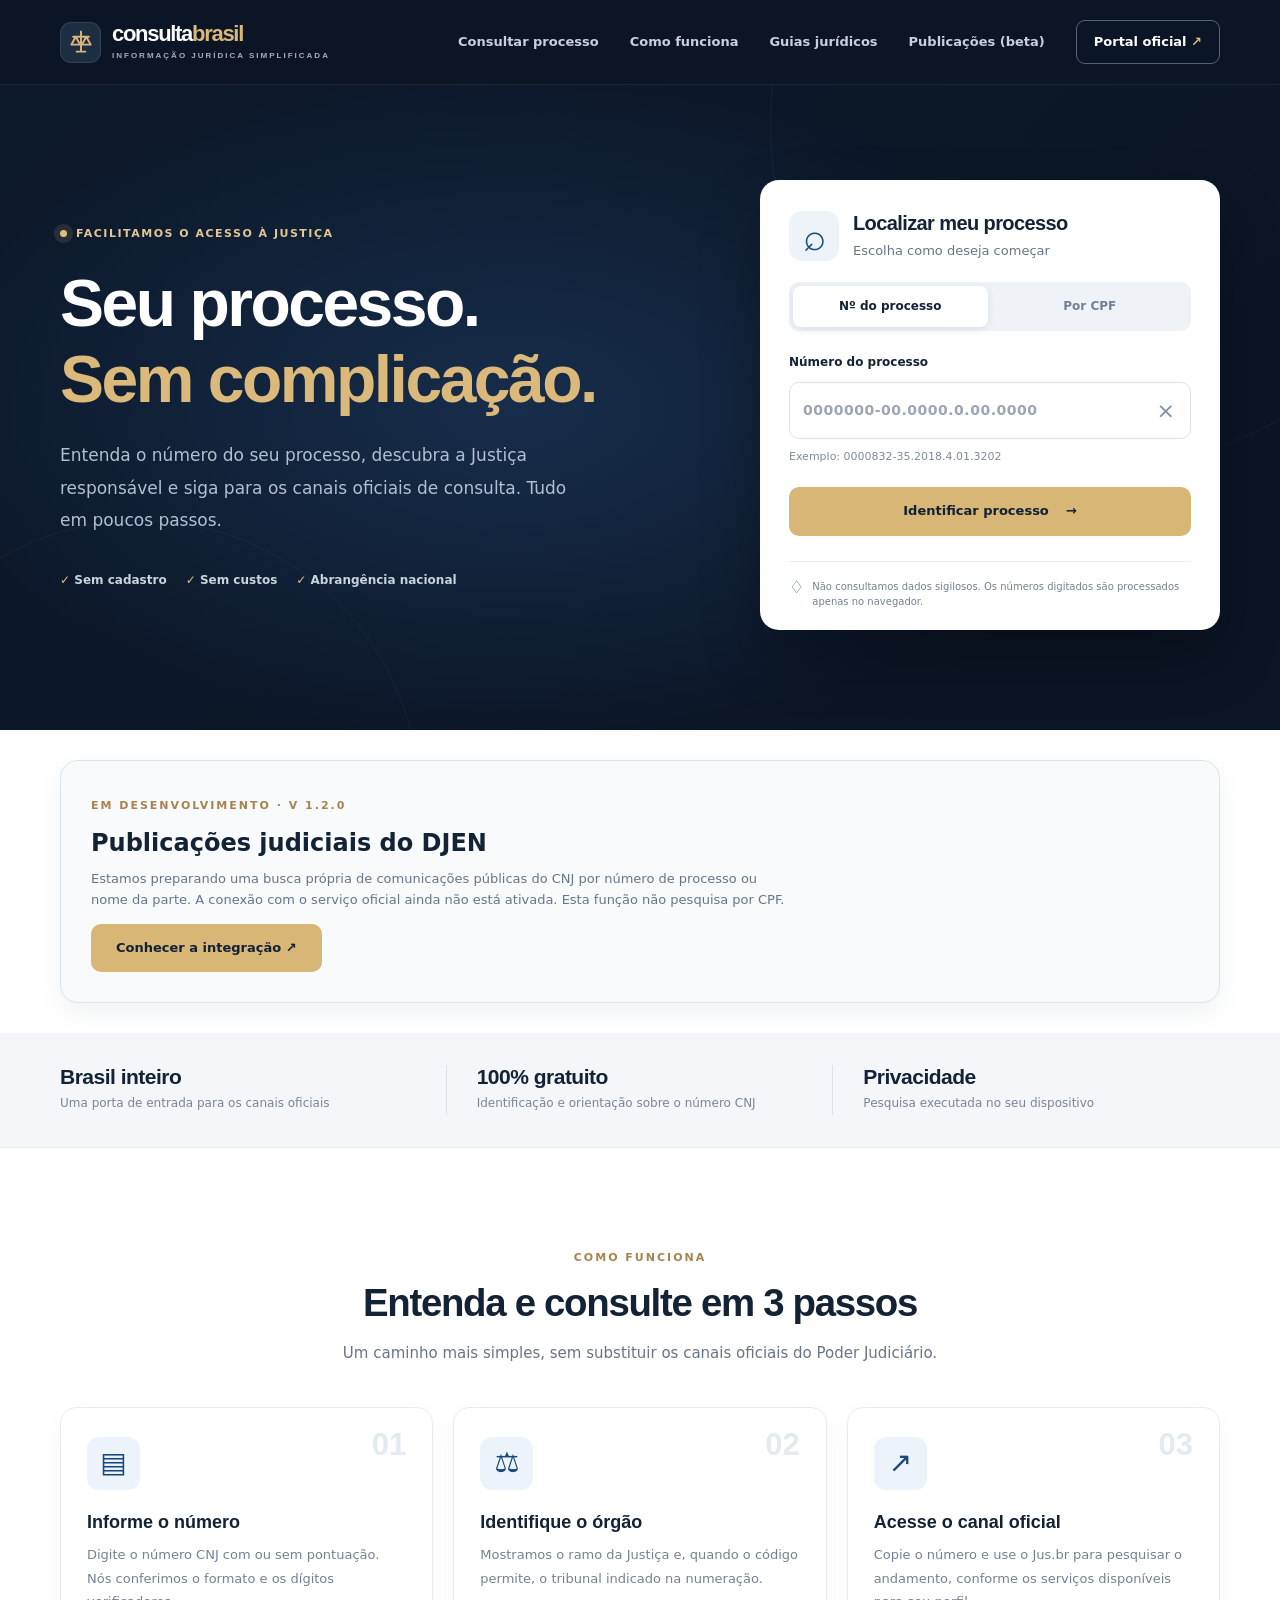
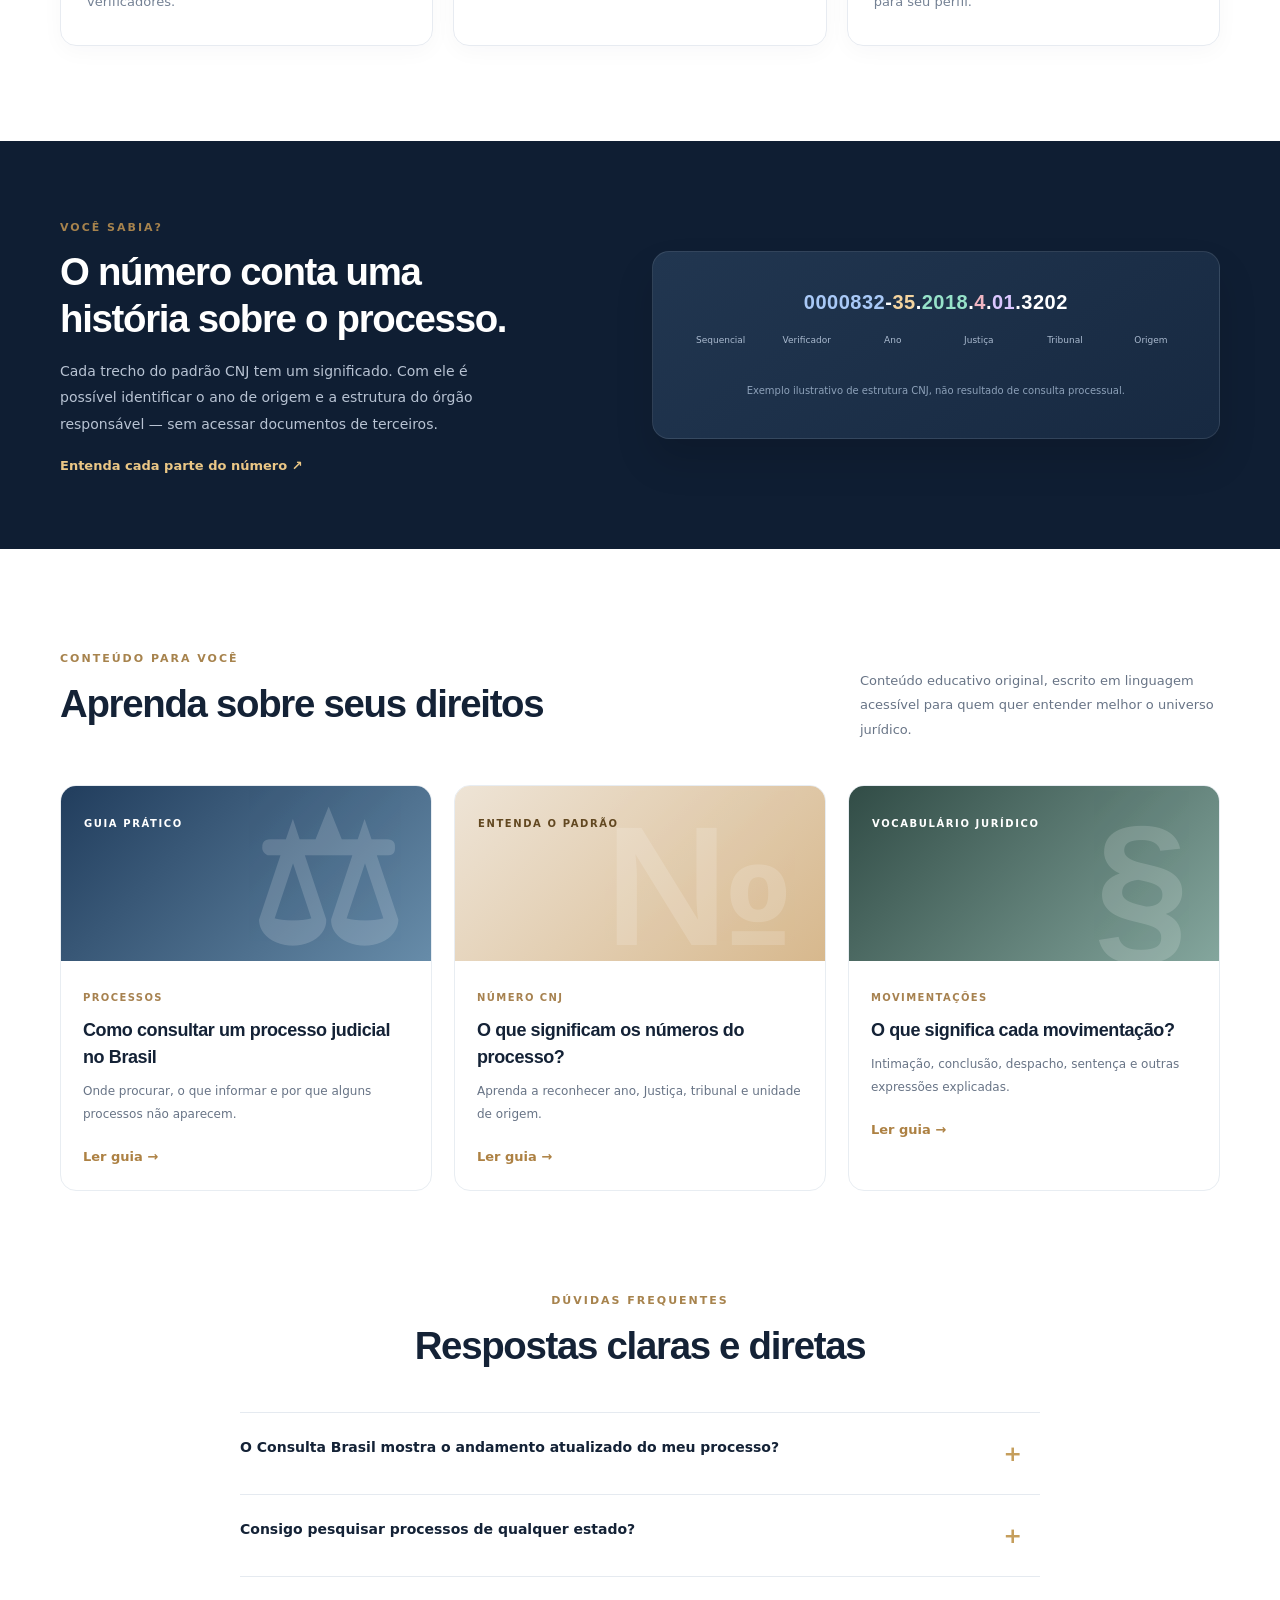
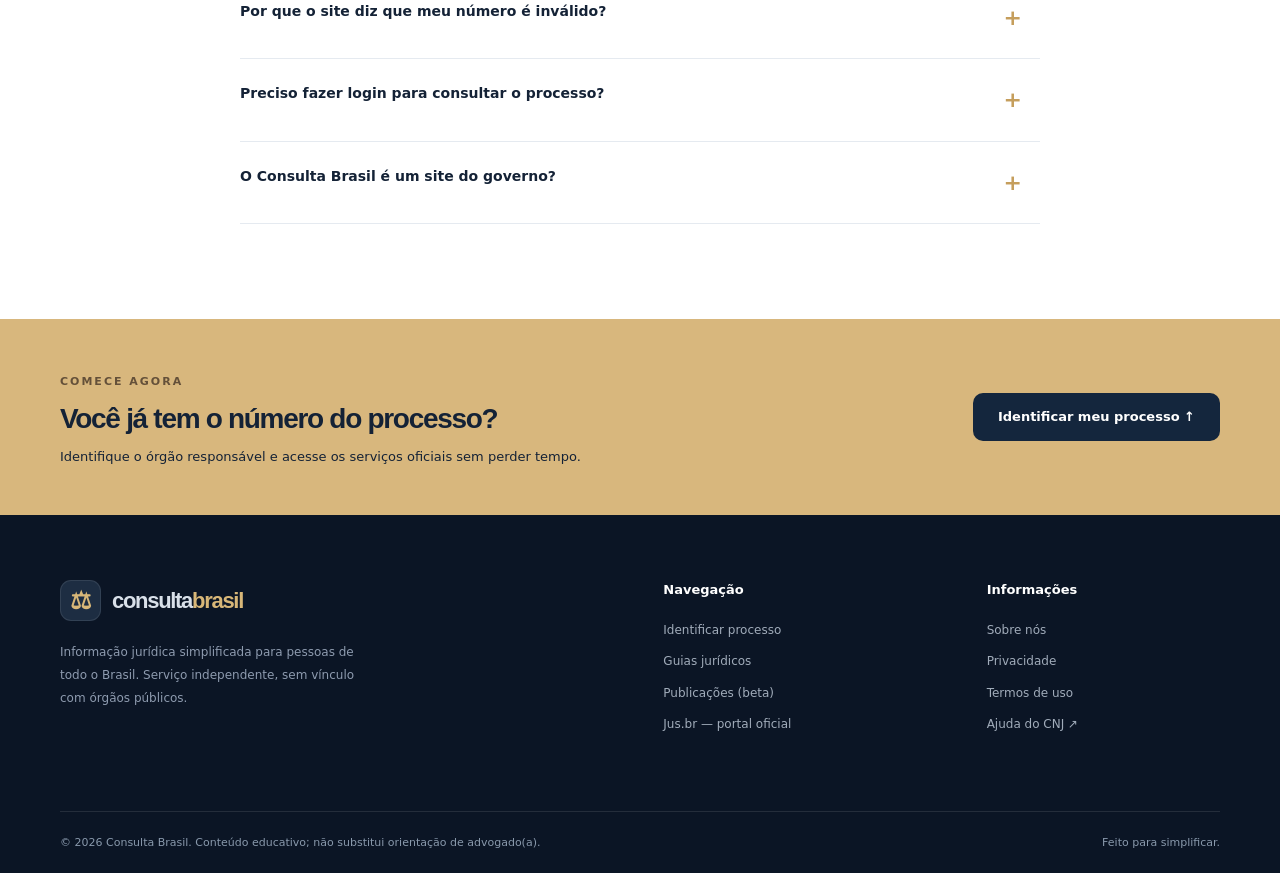
<file: index.html>
<!DOCTYPE html>
<html lang="pt-BR">
<head>
  <meta charset="utf-8" />
  <meta name="viewport" content="width=device-width, initial-scale=1" />
  <meta name="theme-color" content="#0b1425" />
  <meta name="description" content="Entenda o número de seu processo judicial, identifique a Justiça responsável e encontre o caminho para consultar o andamento nos canais oficiais do Brasil." />
  <meta name="robots" content="index,follow" />
  <title>Consulta Brasil — Seu processo, sem complicação</title>
  <link rel="icon" type="image/svg+xml" href="assets/favicon.svg" />
  <link rel="stylesheet" href="assets/style.css?v=1.2.0" />
  <script src="assets/app.js?v=1.2.0" defer></script>
</head>
<body>
  <a class="skip" href="#principal">Pular para o conteúdo</a>
  <header class="header">
    <div class="wrap header-inner">
      <a class="brand" href="./" aria-label="Consulta Brasil - início">
        <span class="brand-mark" aria-hidden="true"><svg viewBox="0 0 32 32" fill="none"><path d="M16 4v23M7 10h18M10 10l-5 9h10l-5-9Zm12 0-5 9h10l-5-9ZM11 27h10" stroke="currentColor" stroke-width="2.2" stroke-linejoin="round" stroke-linecap="round"/></svg></span>
        <span>consulta<span class="brand-accent">brasil</span><small>INFORMAÇÃO JURÍDICA SIMPLIFICADA</small></span>
      </a>
      <nav class="nav" aria-label="Navegação principal">
        <a href="#consulta">Consultar processo</a>
        <a href="#como-funciona">Como funciona</a>
        <a href="#guias">Guias jurídicos</a><a href="publicacoes.html">Publicações (beta)</a>
        <a class="nav-cta" href="https://www.jus.br/" target="_blank" rel="noopener noreferrer">Portal oficial <span aria-hidden="true">↗</span></a>
      </nav>
      <button id="mobile-menu" class="menu-toggle" aria-expanded="false" aria-controls="mobile-nav" aria-label="Abrir menu">☰</button>
    </div>
    <nav id="mobile-nav" class="mobile-nav wrap" aria-label="Menu mobile" hidden>
      <a href="#consulta">Consultar processo</a><a href="#como-funciona">Como funciona</a><a href="#guias">Guias jurídicos</a><a href="publicacoes.html">Publicações (beta)</a><a href="https://www.jus.br/" target="_blank" rel="noopener noreferrer">Portal oficial ↗</a>
    </nav>
  </header>

  <main id="principal">
    <section class="hero" id="consulta">
      <div class="ambient ambient-one"></div><div class="ambient ambient-two"></div>
      <div class="wrap hero-grid">
        <div class="hero-copy">
          <div class="eyebrow"><span class="dot"></span> FACILITAMOS O ACESSO À JUSTIÇA</div>
          <h1>Seu processo.<br /><em>Sem complicação.</em></h1>
          <p>Entenda o número do seu processo, descubra a Justiça responsável e siga para os canais oficiais de consulta. Tudo em poucos passos.</p>
          <div class="hero-trust"><span>✓ Sem cadastro</span><span>✓ Sem custos</span><span>✓ Abrangência nacional</span></div>
        </div>
        <div class="search-card">
          <div class="card-top"><span class="circle-icon" aria-hidden="true">⌕</span><div><h2>Localizar meu processo</h2><p>Escolha como deseja começar</p></div></div>
          <div class="search-tabs" role="tablist" aria-label="Forma de consulta"><button type="button" id="tab-cnj" class="search-tab active" role="tab" aria-selected="true" aria-controls="cnj-form">Nº do processo</button><button type="button" id="tab-cpf" class="search-tab" role="tab" aria-selected="false" aria-controls="cpf-form">Por CPF</button></div>
          <form id="cnj-form" novalidate>
            <label for="processo">Número do processo</label>
            <div class="input-shell"><input id="processo" name="processo" inputmode="numeric" autocomplete="off" maxlength="25" placeholder="0000000-00.0000.0.00.0000" aria-describedby="input-help" required/><button type="button" id="clear-processo" class="clear-btn" aria-label="Limpar número">×</button></div>
            <p id="input-help" class="input-help">Exemplo: 0000832-35.2018.4.01.3202</p>
            <div id="error" class="error" role="alert" hidden></div>
            <button type="submit" class="primary full">Identificar processo <span aria-hidden="true">→</span></button>
          </form>
          <form id="cpf-form" novalidate hidden aria-labelledby="tab-cpf">
            <label for="cpf">CPF da pessoa interessada</label>
            <div class="input-shell"><input id="cpf" name="cpf" inputmode="numeric" autocomplete="off" maxlength="14" placeholder="000.000.000-00" aria-describedby="cpf-help" required/><button type="button" id="clear-cpf" class="clear-btn" aria-label="Limpar CPF">×</button></div>
            <p id="cpf-help" class="input-help">Validamos o formato no seu aparelho. O CPF não é enviado nem armazenado pelo Consulta Brasil.</p>
            <label for="cpf-court">Onde deseja consultar?</label>
            <select id="cpf-court" class="court-select" required>
              <option value="mt">Mato Grosso — TJMT</option>
              <option value="mg">Minas Gerais — TJMG (PJe 1º grau)</option>
              <option value="rj">Rio de Janeiro — TJRJ (PJe 2º grau)</option>
              <option value="outros">Outros tribunais do Brasil — Diretório do CNJ</option>
            </select>
            <div id="cpf-error" class="error" role="alert" hidden></div>
            <button type="submit" class="primary full">Escolher consulta oficial <span aria-hidden="true">↗</span></button>
            <div id="cpf-result" class="cpf-result" hidden aria-live="polite">
              <strong id="cpf-result-title">CPF validado</strong>
              <p id="cpf-result-info">Agora abra o tribunal e informe o CPF na página oficial.</p>
              <div class="result-actions"><button type="button" class="secondary" id="copy-cpf">Copiar CPF</button><a id="cpf-official-link" class="primary" href="https://consultaprocessual.tjmt.jus.br/" target="_blank" rel="noopener noreferrer">Abrir tribunal ↗</a></div>
            </div>
            <p class="cpf-disclaimer">Não buscamos processos por CPF diretamente nem mostramos dados de terceiros. Somente o tribunal informa resultados públicos, conforme suas regras.</p>
          </form>
          <div class="search-foot"><span aria-hidden="true">♢</span><span>Não consultamos dados sigilosos. Os números digitados são processados apenas no navegador.</span></div>
        </div>
      </div>
    </section>

    <section id="result-area" class="wrap result-area" hidden aria-live="polite">
      <div class="result-panel"><div class="result-intro"><div><span class="kicker">RESULTADO DA IDENTIFICAÇÃO</span><h2>Entenda o seu número</h2><p id="result-note">Estas são informações extraídas do número, não uma consulta ao andamento.</p></div><span class="result-pill">Número verificado ✓</span></div>
      <div class="result-grid">
        <div><span class="result-label">Número formatado</span><strong id="result-number">—</strong></div>
        <div><span class="result-label">Ramo da Justiça</span><strong id="result-branch">—</strong></div>
        <div><span class="result-label">Órgão identificado</span><strong id="result-court">—</strong></div>
        <div><span class="result-label">Ano de distribuição</span><strong id="result-year">—</strong></div>
      </div>
      <div class="result-actions"><button class="secondary" id="copy-number">Copiar número</button><a class="primary" href="https://www.jus.br/" target="_blank" rel="noopener noreferrer">Consultar no Jus.br <span aria-hidden="true">↗</span></a></div>
      <p class="result-warning"><strong>Atenção:</strong> a validação verifica apenas o formato e os dígitos do número. Não confirma a existência do processo, sua situação ou suas movimentações. O portal oficial pode exigir autenticação gov.br e a cobertura depende dos sistemas integrados.</p>
      </div>
    </section>

    <section class="wrap" style="padding-top:30px;padding-bottom:30px"><div class="result-panel" style="background:#f8fafc"><span class="kicker">EM DESENVOLVIMENTO · V 1.2.0</span><h2 style="margin:7px 0">Publicações judiciais do DJEN</h2><p style="max-width:700px;color:#65758a;font-size:13px">Estamos preparando uma busca própria de comunicações públicas do CNJ por número de processo ou nome da parte. A conexão com o serviço oficial ainda não está ativada. Esta função não pesquisa por CPF.</p><a class="primary" href="publicacoes.html">Conhecer a integração ↗</a></div></section>
    <section class="metrics"><div class="wrap metric-grid"><div><strong>Brasil inteiro</strong><span>Uma porta de entrada para os canais oficiais</span></div><div><strong>100% gratuito</strong><span>Identificação e orientação sobre o número CNJ</span></div><div><strong>Privacidade</strong><span>Pesquisa executada no seu dispositivo</span></div></div></section>

    <section id="como-funciona" class="section wrap"><div class="section-heading center"><span class="kicker">COMO FUNCIONA</span><h2>Entenda e consulte em 3 passos</h2><p>Um caminho mais simples, sem substituir os canais oficiais do Poder Judiciário.</p></div>
      <div class="steps">
        <article class="step"><div class="step-no">01</div><div class="step-icon">▤</div><h3>Informe o número</h3><p>Digite o número CNJ com ou sem pontuação. Nós conferimos o formato e os dígitos verificadores.</p></article>
        <article class="step"><div class="step-no">02</div><div class="step-icon">⚖</div><h3>Identifique o órgão</h3><p>Mostramos o ramo da Justiça e, quando o código permite, o tribunal indicado na numeração.</p></article>
        <article class="step"><div class="step-no">03</div><div class="step-icon">↗</div><h3>Acesse o canal oficial</h3><p>Copie o número e use o Jus.br para pesquisar o andamento, conforme os serviços disponíveis para seu perfil.</p></article>
      </div>
    </section>

    <section class="explain"><div class="wrap explain-inner"><div><span class="kicker">VOCÊ SABIA?</span><h2>O número conta uma história sobre o processo.</h2><p>Cada trecho do padrão CNJ tem um significado. Com ele é possível identificar o ano de origem e a estrutura do órgão responsável — sem acessar documentos de terceiros.</p><a class="text-link" href="guias/entenda-numero-cnj.html">Entenda cada parte do número <span aria-hidden="true">↗</span></a></div><div class="number-diagram"><div class="diagram-number"><span>0000832</span>-<span>35</span>.<span>2018</span>.<span>4</span>.<span>01</span>.<span>3202</span></div><div class="diagram-chips"><span>Sequencial</span><span>Verificador</span><span>Ano</span><span>Justiça</span><span>Tribunal</span><span>Origem</span></div><small>Exemplo ilustrativo de estrutura CNJ, não resultado de consulta processual.</small></div></div></section>

    <section id="guias" class="section wrap"><div class="section-heading split"><div><span class="kicker">CONTEÚDO PARA VOCÊ</span><h2>Aprenda sobre seus direitos</h2></div><p>Conteúdo educativo original, escrito em linguagem acessível para quem quer entender melhor o universo jurídico.</p></div>
      <div class="articles">
        <article class="article"><div class="article-picture p1"><span>GUIA PRÁTICO</span><span class="illustration">⚖</span></div><div class="article-body"><span class="article-tag">PROCESSOS</span><h3><a href="guias/como-consultar-processo.html">Como consultar um processo judicial no Brasil</a></h3><p>Onde procurar, o que informar e por que alguns processos não aparecem.</p><a class="text-link" href="guias/como-consultar-processo.html">Ler guia →</a></div></article>
        <article class="article"><div class="article-picture p2"><span>ENTENDA O PADRÃO</span><span class="illustration">№</span></div><div class="article-body"><span class="article-tag">NÚMERO CNJ</span><h3><a href="guias/entenda-numero-cnj.html">O que significam os números do processo?</a></h3><p>Aprenda a reconhecer ano, Justiça, tribunal e unidade de origem.</p><a class="text-link" href="guias/entenda-numero-cnj.html">Ler guia →</a></div></article>
        <article class="article"><div class="article-picture p3"><span>VOCABULÁRIO JURÍDICO</span><span class="illustration">§</span></div><div class="article-body"><span class="article-tag">MOVIMENTAÇÕES</span><h3><a href="guias/movimentacoes-processuais.html">O que significa cada movimentação?</a></h3><p>Intimação, conclusão, despacho, sentença e outras expressões explicadas.</p><a class="text-link" href="guias/movimentacoes-processuais.html">Ler guia →</a></div></article>
      </div>
    </section>

    <section class="section faq wrap"><div class="section-heading center"><span class="kicker">DÚVIDAS FREQUENTES</span><h2>Respostas claras e diretas</h2></div><div class="faq-list">
      <details><summary>O Consulta Brasil mostra o andamento atualizado do meu processo?</summary><p>Ainda não. Nesta versão, a ferramenta valida e interpreta o número CNJ e encaminha você para a consulta no portal oficial Jus.br. Não exibimos movimentações reais sem uma fonte de dados autorizada.</p></details>
      <details><summary>Consigo pesquisar processos de qualquer estado?</summary><p>A ferramenta reconhece números CNJ de ramos da Justiça de todo o país, inclusive os 27 tribunais estaduais. A consulta de andamento ocorre no Jus.br ou no tribunal competente, conforme disponibilidade e requisitos de acesso.</p></details>
      <details><summary>Por que o site diz que meu número é inválido?</summary><p>Verifique se digitou os 20 dígitos, se não faltou nenhum zero à esquerda e se copiou corretamente o dígito verificador. Alguns processos antigos podem usar formatos diferentes do CNJ.</p></details>
      <details><summary>Preciso fazer login para consultar o processo?</summary><p>Para identificar o número aqui, não. Para acessar serviços do Jus.br, pode ser necessário entrar com uma conta gov.br de nível exigido pelo serviço. Consulte as instruções do CNJ.</p></details>
      <details><summary>O Consulta Brasil é um site do governo?</summary><p>Não. Somos uma iniciativa independente de informação jurídica. Não temos vínculo oficial com o CNJ, tribunais ou o portal Jus.br.</p></details>
    </div></section>

    <section class="end-banner"><div class="wrap end-banner-inner"><div><span class="kicker">COMECE AGORA</span><h2>Você já tem o número do processo?</h2><p>Identifique o órgão responsável e acesse os serviços oficiais sem perder tempo.</p></div><a class="primary light" href="#consulta">Identificar meu processo ↑</a></div></section>
  </main>

  <footer class="footer"><div class="wrap footer-top"><div class="footer-brand"><a class="brand" href="./"><span class="brand-mark" aria-hidden="true">⚖</span><span>consulta<span class="brand-accent">brasil</span></span></a><p>Informação jurídica simplificada para pessoas de todo o Brasil. Serviço independente, sem vínculo com órgãos públicos.</p></div><div><h4>Navegação</h4><a href="#consulta">Identificar processo</a><a href="#guias">Guias jurídicos</a><a href="publicacoes.html">Publicações (beta)</a><a href="https://www.jus.br/" target="_blank" rel="noopener noreferrer">Jus.br — portal oficial</a></div><div><h4>Informações</h4><a href="sobre.html">Sobre nós</a><a href="privacidade.html">Privacidade</a><a href="termos.html">Termos de uso</a><a href="https://www.cnj.jus.br/tecnologia-da-informacao-e-comunicacao/justica-4-0/jus-br/perguntas-frequentes/" target="_blank" rel="noopener noreferrer">Ajuda do CNJ ↗</a></div></div><div class="wrap footer-bottom"><span>© <span id="year">2026</span> Consulta Brasil. Conteúdo educativo; não substitui orientação de advogado(a).</span><span>Feito para simplificar.</span></div></footer>
  <div id="toast" class="toast" role="status" aria-live="polite" hidden></div>
  <!-- Controle independente de abas: funciona mesmo com JavaScript antigo em cache. -->
  <script>
    (function () {
      var cnjTab = document.getElementById('tab-cnj');
      var cpfTab = document.getElementById('tab-cpf');
      var cnjForm = document.getElementById('cnj-form');
      var cpfForm = document.getElementById('cpf-form');
      var resultArea = document.getElementById('result-area');
      if (!cnjTab || !cpfTab || !cnjForm || !cpfForm) return;
      function setMode(cpfEnabled) {
        cnjForm.hidden = cpfEnabled;
        cpfForm.hidden = !cpfEnabled;
        cnjTab.classList.toggle('active', !cpfEnabled);
        cpfTab.classList.toggle('active', cpfEnabled);
        cnjTab.setAttribute('aria-selected', String(!cpfEnabled));
        cpfTab.setAttribute('aria-selected', String(cpfEnabled));
        if (resultArea) resultArea.hidden = true;
      }
      cnjTab.addEventListener('click', function () { setMode(false); });
      cpfTab.addEventListener('click', function () { setMode(true); });
      setMode(false);
    })();
  </script>
</body></html>
</file>
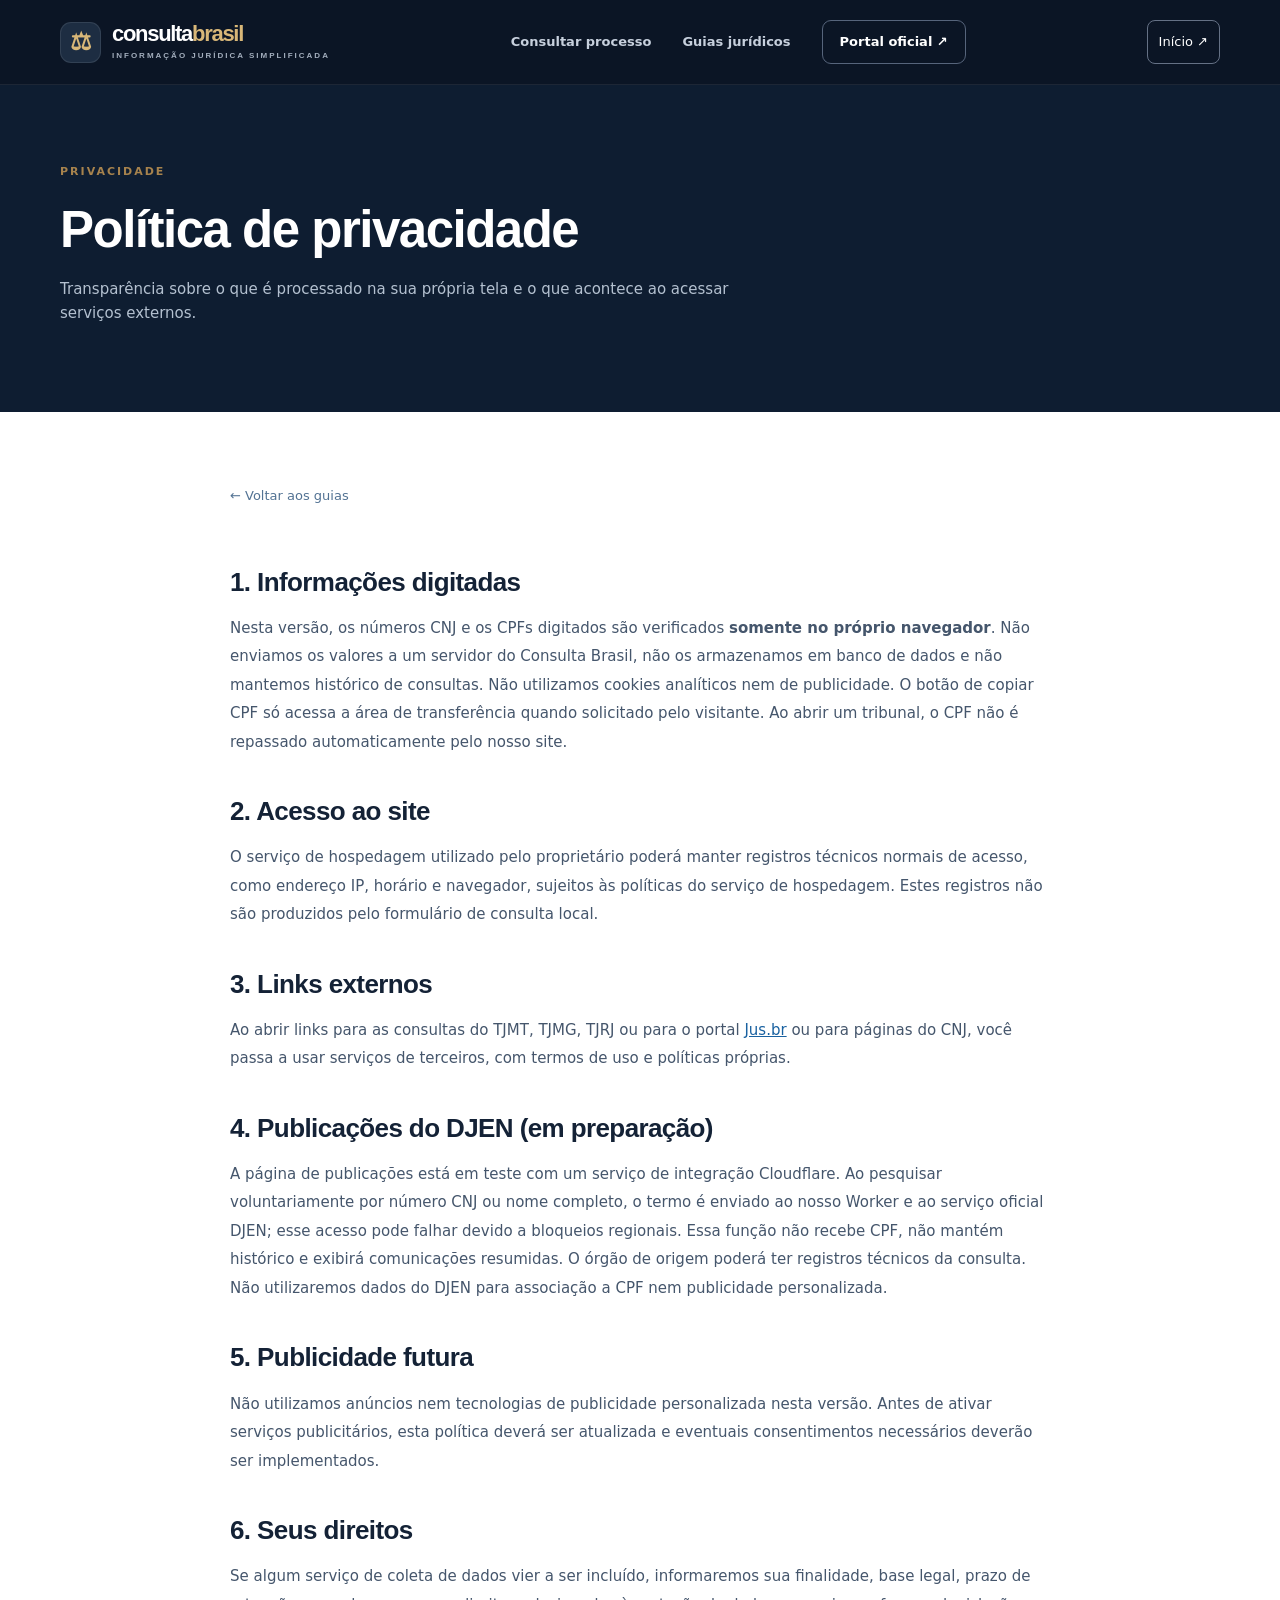
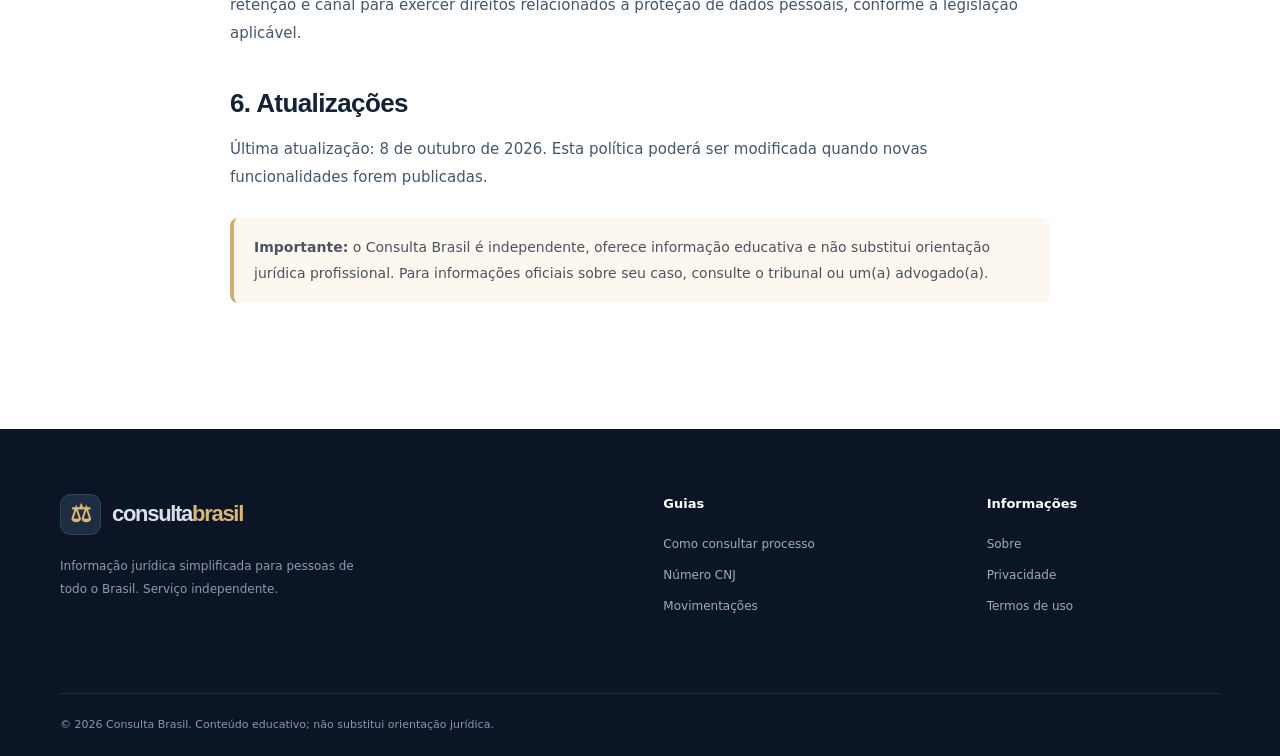
<file: privacidade.html>
<!DOCTYPE html>
<html lang="pt-BR"><head><meta charset="utf-8"><meta name="viewport" content="width=device-width,initial-scale=1"><meta name="theme-color" content="#0b1425"><meta name="robots" content="index,follow"><meta name="description" content="Entenda como o Consulta Brasil trata informações, número de processo, conexões externas e eventuais recursos futuros."><title>Política de privacidade | Consulta Brasil</title><link rel="icon" type="image/svg+xml" href="assets/favicon.svg"><link rel="stylesheet" href="assets/style.css"></head>
<body><a class="skip" href="#principal">Pular para o conteúdo</a><header class="header"><div class="wrap header-inner"><a class="brand" href="index.html"><span class="brand-mark">⚖</span><span>consulta<span class="brand-accent">brasil</span><small>INFORMAÇÃO JURÍDICA SIMPLIFICADA</small></span></a><nav class="nav"><a href="index.html#consulta">Consultar processo</a><a href="index.html#guias">Guias jurídicos</a><a class="nav-cta" href="https://www.jus.br/" target="_blank" rel="noopener noreferrer">Portal oficial ↗</a></nav><a class="menu-toggle" style="display:inline-block;font-size:13px;padding:11px" href="index.html">Início ↗</a></div></header>
<main id="principal"><section class="subhero"><div class="wrap"><span class="kicker">PRIVACIDADE</span><h1>Política de privacidade</h1><p>Transparência sobre o que é processado na sua própria tela e o que acontece ao acessar serviços externos.</p></div></section><article class="wrap reading"><a href="index.html#guias" class="back">← Voltar aos guias</a><h2>1. Informações digitadas</h2><p>Nesta versão, os números CNJ e os CPFs digitados são verificados <strong>somente no próprio navegador</strong>. Não enviamos os valores a um servidor do Consulta Brasil, não os armazenamos em banco de dados e não mantemos histórico de consultas. Não utilizamos cookies analíticos nem de publicidade. O botão de copiar CPF só acessa a área de transferência quando solicitado pelo visitante. Ao abrir um tribunal, o CPF não é repassado automaticamente pelo nosso site.</p><h2>2. Acesso ao site</h2><p>O serviço de hospedagem utilizado pelo proprietário poderá manter registros técnicos normais de acesso, como endereço IP, horário e navegador, sujeitos às políticas do serviço de hospedagem. Estes registros não são produzidos pelo formulário de consulta local.</p><h2>3. Links externos</h2><p>Ao abrir links para as consultas do TJMT, TJMG, TJRJ ou para o portal <a href="https://www.jus.br/" target="_blank" rel="noopener noreferrer">Jus.br</a> ou para páginas do CNJ, você passa a usar serviços de terceiros, com termos de uso e políticas próprias.</p><h2>4. Publicações do DJEN (em preparação)</h2><p>A página de publicações está em teste com um serviço de integração Cloudflare. Ao pesquisar voluntariamente por número CNJ ou nome completo, o termo é enviado ao nosso Worker e ao serviço oficial DJEN; esse acesso pode falhar devido a bloqueios regionais. Essa função não recebe CPF, não mantém histórico e exibirá comunicações resumidas. O órgão de origem poderá ter registros técnicos da consulta. Não utilizaremos dados do DJEN para associação a CPF nem publicidade personalizada.</p><h2>5. Publicidade futura</h2><p>Não utilizamos anúncios nem tecnologias de publicidade personalizada nesta versão. Antes de ativar serviços publicitários, esta política deverá ser atualizada e eventuais consentimentos necessários deverão ser implementados.</p><h2>6. Seus direitos</h2><p>Se algum serviço de coleta de dados vier a ser incluído, informaremos sua finalidade, base legal, prazo de retenção e canal para exercer direitos relacionados à proteção de dados pessoais, conforme a legislação aplicável.</p><h2>6. Atualizações</h2><p>Última atualização: 8 de outubro de 2026. Esta política poderá ser modificada quando novas funcionalidades forem publicadas.</p><p class="notice"><strong>Importante:</strong> o Consulta Brasil é independente, oferece informação educativa e não substitui orientação jurídica profissional. Para informações oficiais sobre seu caso, consulte o tribunal ou um(a) advogado(a).</p></article></main>
<footer class="footer"><div class="wrap footer-top"><div class="footer-brand"><a class="brand" href="index.html"><span class="brand-mark">⚖</span><span>consulta<span class="brand-accent">brasil</span></span></a><p>Informação jurídica simplificada para pessoas de todo o Brasil. Serviço independente.</p></div><div><h4>Guias</h4><a href="guias/como-consultar-processo.html">Como consultar processo</a><a href="guias/entenda-numero-cnj.html">Número CNJ</a><a href="guias/movimentacoes-processuais.html">Movimentações</a></div><div><h4>Informações</h4><a href="sobre.html">Sobre</a><a href="privacidade.html">Privacidade</a><a href="termos.html">Termos de uso</a></div></div><div class="wrap footer-bottom"><span>© 2026 Consulta Brasil. Conteúdo educativo; não substitui orientação jurídica.</span></div></footer></body></html>
</file>
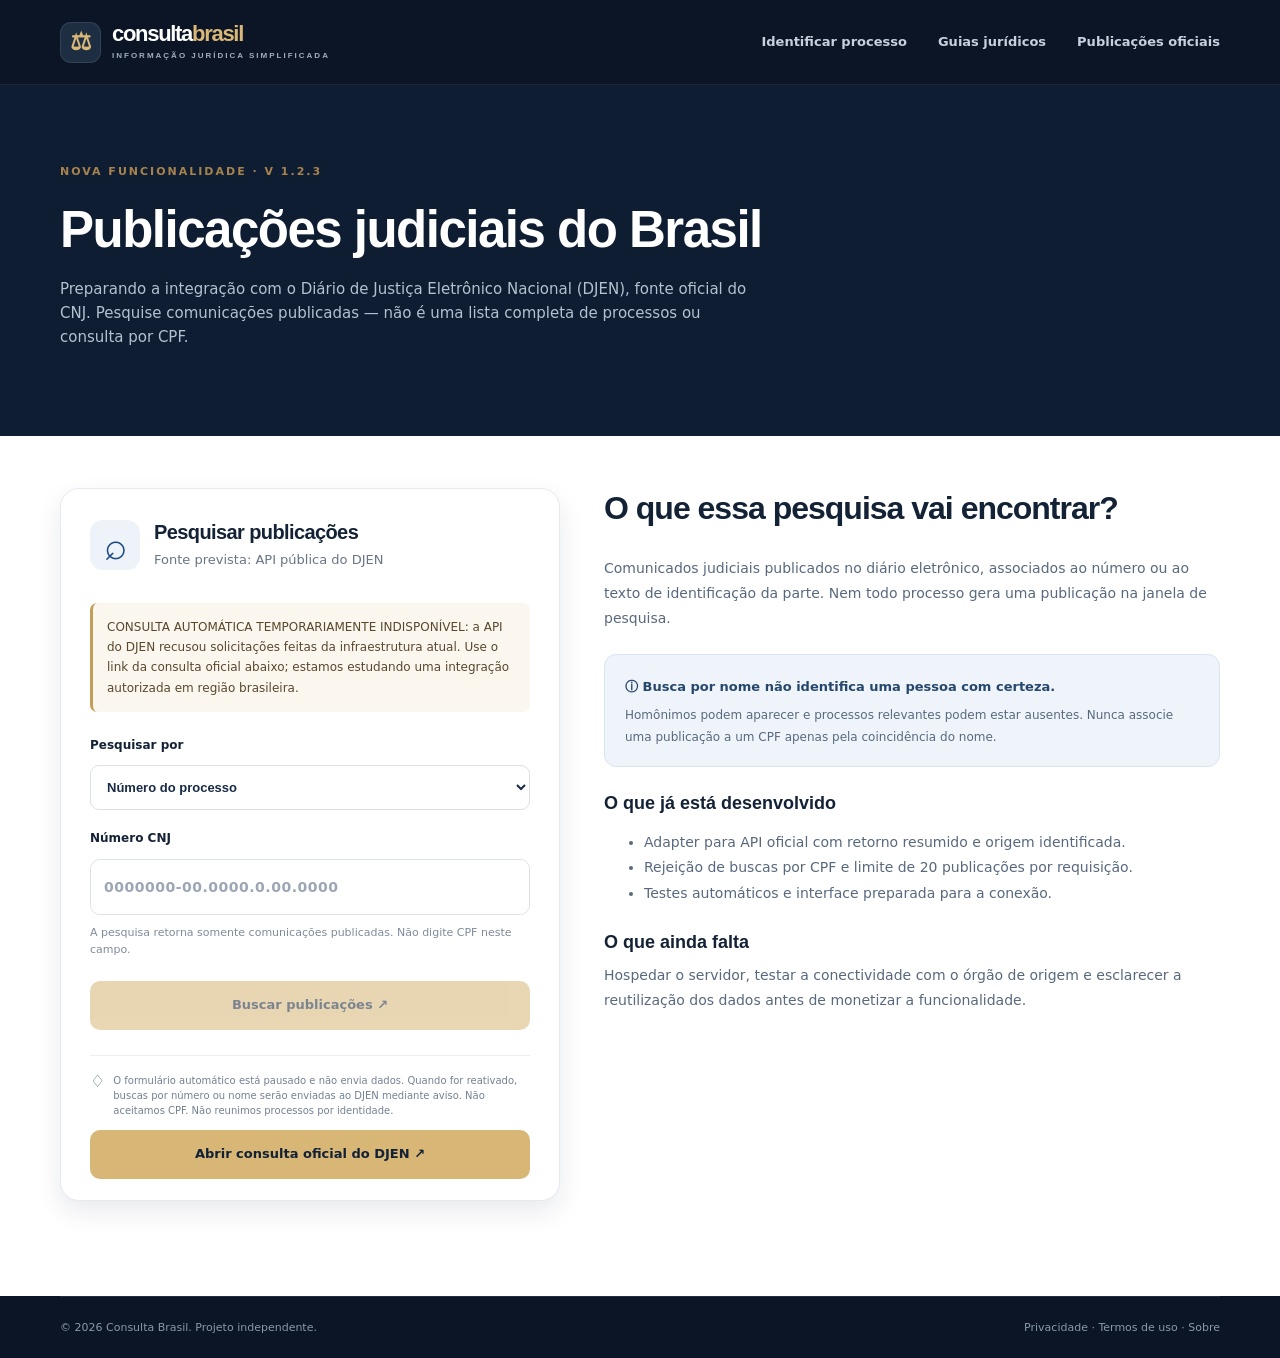
<file: publicacoes.html>
<!DOCTYPE html>
<html lang="pt-BR">
<head><meta charset="utf-8"><meta name="viewport" content="width=device-width, initial-scale=1">
<meta name="theme-color" content="#0b1425">
<meta name="description" content="Entenda a consulta de publicações processuais no Diário de Justiça Eletrônico Nacional.">
<title>Publicações oficiais — Consulta Brasil</title>
<link rel="icon" type="image/svg+xml" href="assets/favicon.svg">
<link rel="stylesheet" href="assets/style.css?v=1.2.3">
<script src="assets/app.js?v=1.2.3" defer></script>
<script src="assets/config.js?v=1.2.3" defer></script>
<script src="assets/djen-ui.js?v=1.2.3" defer></script></head>
<body><a class="skip" href="#principal">Pular para o conteúdo</a>
<header class="header"><div class="wrap header-inner">
<a href="./" class="brand"><span class="brand-mark">⚖</span><span>consulta<span class="brand-accent">brasil</span><small>INFORMAÇÃO JURÍDICA SIMPLIFICADA</small></span></a>
<nav class="nav" aria-label="Navegação principal"><a href="./#consulta">Identificar processo</a><a href="./#guias">Guias jurídicos</a><a href="publicacoes.html" aria-current="page">Publicações oficiais</a></nav>
<button id="mobile-menu" class="menu-toggle" aria-expanded="false" aria-controls="mobile-nav" aria-label="Abrir menu">☰</button>
</div><nav id="mobile-nav" class="mobile-nav wrap" hidden><a href="./#consulta">Identificar processo</a><a href="./#guias">Guias jurídicos</a><a href="publicacoes.html">Publicações oficiais</a></nav></header>
<main id="principal">
<section class="subhero"><div class="wrap">
<span class="kicker">NOVA FUNCIONALIDADE · V 1.2.3</span>
<h1>Publicações judiciais do Brasil</h1>
<p>Preparando a integração com o Diário de Justiça Eletrônico Nacional (DJEN), fonte oficial do CNJ. Pesquise comunicações publicadas — não é uma lista completa de processos ou consulta por CPF.</p>
</div></section>
<section class="section wrap" style="padding-top:52px">
<div class="publication-layout">
<div class="search-card publication-search">
<div class="card-top"><span class="circle-icon" aria-hidden="true">⌕</span><div><h2>Pesquisar publicações</h2><p>Fonte prevista: API pública do DJEN</p></div></div>
<div id="djen-connection" class="notice-inline" role="status">CONSULTA AUTOMÁTICA INDISPONÍVEL: a fonte DJEN recusou requisições da infraestrutura atual. Para consultar publicações reais agora, use o portal oficial.</div>
<form id="djen-form" novalidate>
<label for="djen-mode">Pesquisar por</label>
<select class="court-select" id="djen-mode"><option value="processo">Número do processo</option><option value="nome">Nome completo da parte</option></select>
<label for="djen-query" id="djen-label">Número CNJ</label>
<div class="input-shell"><input id="djen-query" required inputmode="numeric" autocomplete="off" maxlength="25" placeholder="0000000-00.0000.0.00.0000"></div>
<p id="djen-help" class="input-help">A pesquisa retorna somente comunicações publicadas. Não digite CPF neste campo.</p>
<div id="djen-error" class="error" role="alert" hidden></div>
<button type="submit" class="primary full" id="djen-submit" disabled>Buscar publicações ↗</button>
</form>
<div class="search-foot"><span>♢</span><span>O formulário automático está pausado e não envia dados. Quando for reativado, buscas por número ou nome serão enviadas ao DJEN mediante aviso. Não aceitamos CPF. Não reunimos processos por identidade.</span></div>
<a href="https://comunica.pje.jus.br/consulta" target="_blank" rel="noopener noreferrer" class="primary full" style="margin-top:12px">Abrir consulta oficial do DJEN ↗</a>
</div>
<div class="publication-explain">
<h2>O que essa pesquisa vai encontrar?</h2>
<p>Comunicados judiciais publicados no diário eletrônico, associados ao número ou ao texto de identificação da parte. Nem todo processo gera uma publicação na janela de pesquisa.</p>
<div class="publication-note"><strong><span aria-hidden="true">ⓘ</span> Busca por nome não identifica uma pessoa com certeza.</strong><p>Homônimos podem aparecer e processos relevantes podem estar ausentes. Nunca associe uma publicação a um CPF apenas pela coincidência do nome.</p></div>
<h3>O que já está desenvolvido</h3>
<ul><li>Adapter para API oficial com retorno resumido e origem identificada.</li><li>Rejeição de buscas por CPF e limite de 20 publicações por requisição.</li><li>Testes automáticos e interface preparada para a conexão.</li></ul>
<h3>O que ainda falta</h3>
<p>Hospedar o servidor, testar a conectividade com o órgão de origem e esclarecer a reutilização dos dados antes de monetizar a funcionalidade.</p>
</div>
</div>
<div id="djen-results" class="publication-results" aria-live="polite" hidden><h2>Publicações localizadas</h2><p id="djen-count"></p><div id="djen-items" class="publication-items"></div><p class="input-help">Fonte: DJEN/CNJ. Os resultados não equivalem ao total de processos de uma pessoa.</p></div>
</section>
</main>
<footer class="footer"><div class="wrap footer-bottom"><span>© <span id="year">2026</span> Consulta Brasil. Projeto independente.</span><span><a href="privacidade.html">Privacidade</a> · <a href="termos.html">Termos de uso</a> · <a href="sobre.html">Sobre</a></span></div></footer>
</body></html>
</file>
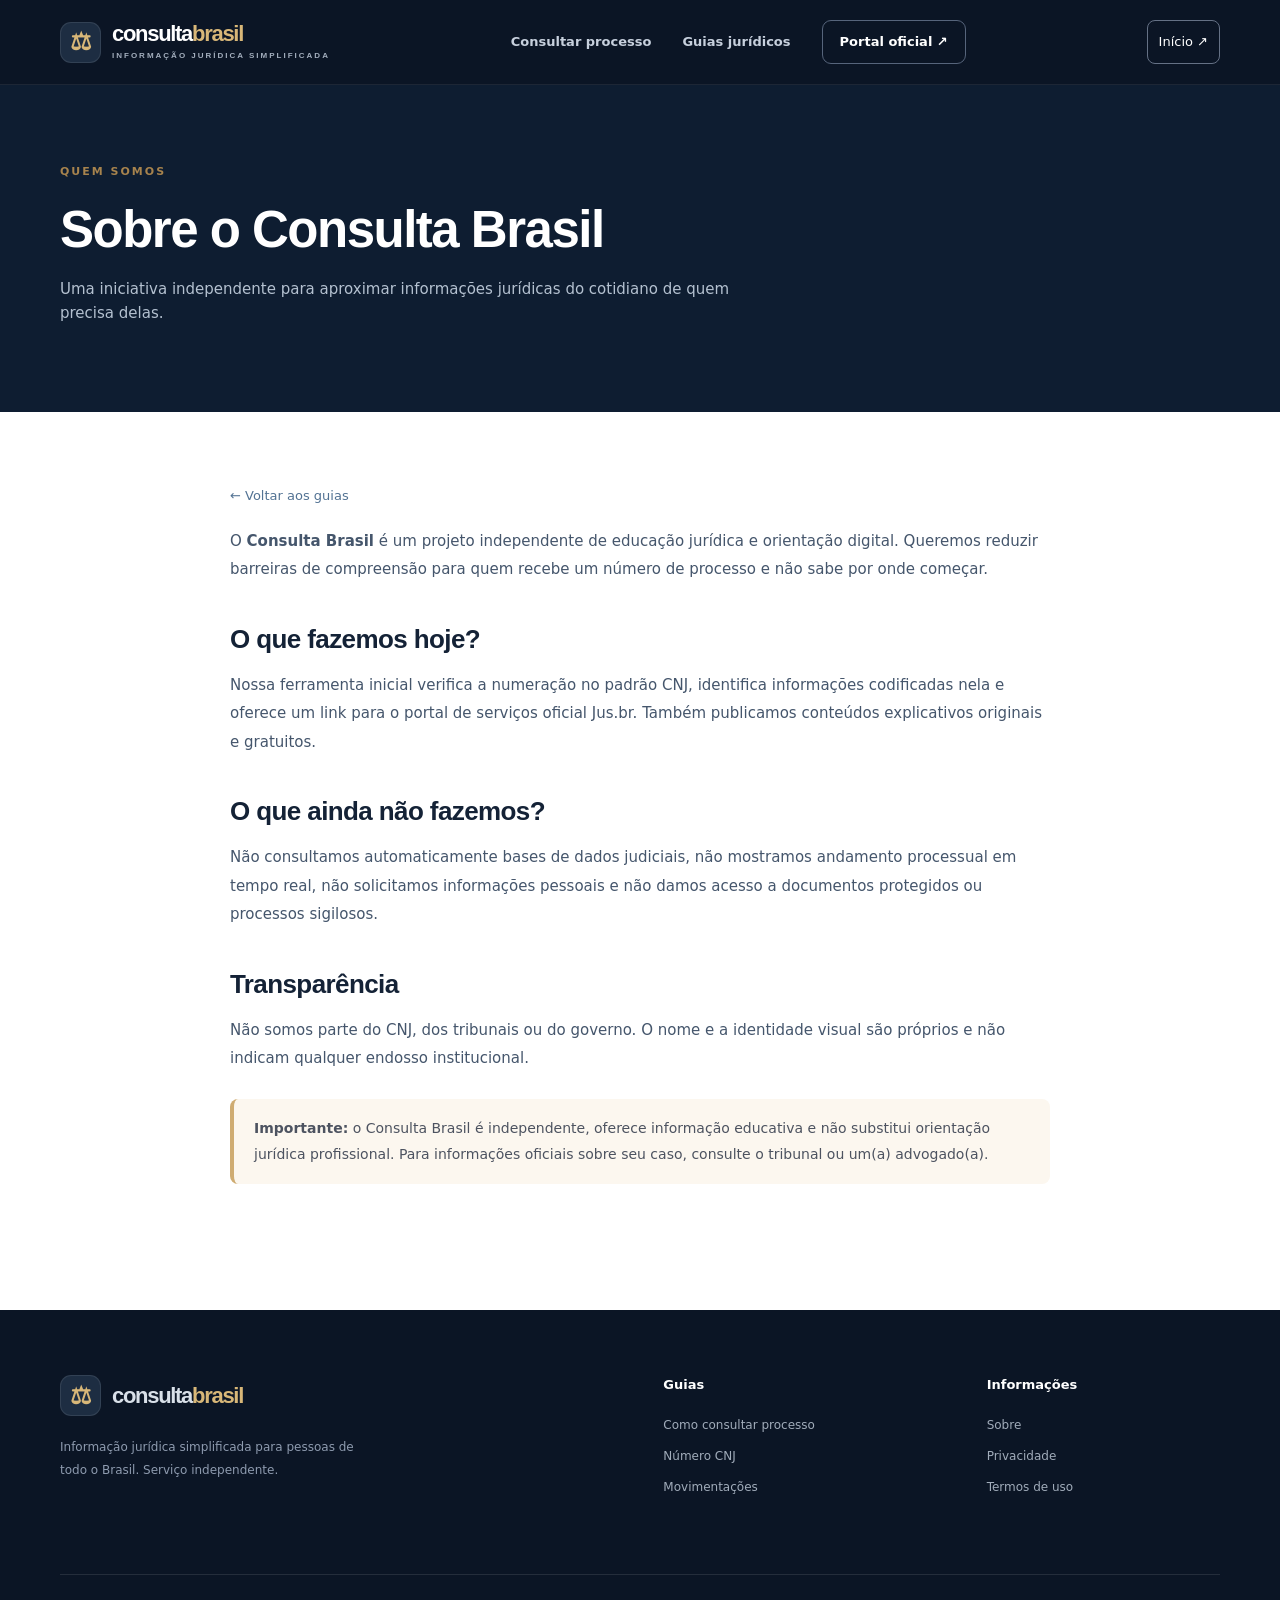
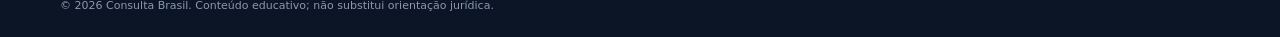
<file: sobre.html>
<!DOCTYPE html>
<html lang="pt-BR"><head><meta charset="utf-8"><meta name="viewport" content="width=device-width,initial-scale=1"><meta name="theme-color" content="#0b1425"><meta name="robots" content="index,follow"><meta name="description" content="Conheça a proposta independente do Consulta Brasil: facilitar a identificação de processos e o acesso a informações jurídicas educativas."><title>Sobre o Consulta Brasil | Consulta Brasil</title><link rel="icon" type="image/svg+xml" href="assets/favicon.svg"><link rel="stylesheet" href="assets/style.css"></head>
<body><a class="skip" href="#principal">Pular para o conteúdo</a><header class="header"><div class="wrap header-inner"><a class="brand" href="index.html"><span class="brand-mark">⚖</span><span>consulta<span class="brand-accent">brasil</span><small>INFORMAÇÃO JURÍDICA SIMPLIFICADA</small></span></a><nav class="nav"><a href="index.html#consulta">Consultar processo</a><a href="index.html#guias">Guias jurídicos</a><a class="nav-cta" href="https://www.jus.br/" target="_blank" rel="noopener noreferrer">Portal oficial ↗</a></nav><a class="menu-toggle" style="display:inline-block;font-size:13px;padding:11px" href="index.html">Início ↗</a></div></header>
<main id="principal"><section class="subhero"><div class="wrap"><span class="kicker">QUEM SOMOS</span><h1>Sobre o Consulta Brasil</h1><p>Uma iniciativa independente para aproximar informações jurídicas do cotidiano de quem precisa delas.</p></div></section><article class="wrap reading"><a href="index.html#guias" class="back">← Voltar aos guias</a><p>O <strong>Consulta Brasil</strong> é um projeto independente de educação jurídica e orientação digital. Queremos reduzir barreiras de compreensão para quem recebe um número de processo e não sabe por onde começar.</p><h2>O que fazemos hoje?</h2><p>Nossa ferramenta inicial verifica a numeração no padrão CNJ, identifica informações codificadas nela e oferece um link para o portal de serviços oficial Jus.br. Também publicamos conteúdos explicativos originais e gratuitos.</p><h2>O que ainda não fazemos?</h2><p>Não consultamos automaticamente bases de dados judiciais, não mostramos andamento processual em tempo real, não solicitamos informações pessoais e não damos acesso a documentos protegidos ou processos sigilosos.</p><h2>Transparência</h2><p>Não somos parte do CNJ, dos tribunais ou do governo. O nome e a identidade visual são próprios e não indicam qualquer endosso institucional.</p><p class="notice"><strong>Importante:</strong> o Consulta Brasil é independente, oferece informação educativa e não substitui orientação jurídica profissional. Para informações oficiais sobre seu caso, consulte o tribunal ou um(a) advogado(a).</p></article></main>
<footer class="footer"><div class="wrap footer-top"><div class="footer-brand"><a class="brand" href="index.html"><span class="brand-mark">⚖</span><span>consulta<span class="brand-accent">brasil</span></span></a><p>Informação jurídica simplificada para pessoas de todo o Brasil. Serviço independente.</p></div><div><h4>Guias</h4><a href="guias/como-consultar-processo.html">Como consultar processo</a><a href="guias/entenda-numero-cnj.html">Número CNJ</a><a href="guias/movimentacoes-processuais.html">Movimentações</a></div><div><h4>Informações</h4><a href="sobre.html">Sobre</a><a href="privacidade.html">Privacidade</a><a href="termos.html">Termos de uso</a></div></div><div class="wrap footer-bottom"><span>© 2026 Consulta Brasil. Conteúdo educativo; não substitui orientação jurídica.</span></div></footer></body></html>
</file>
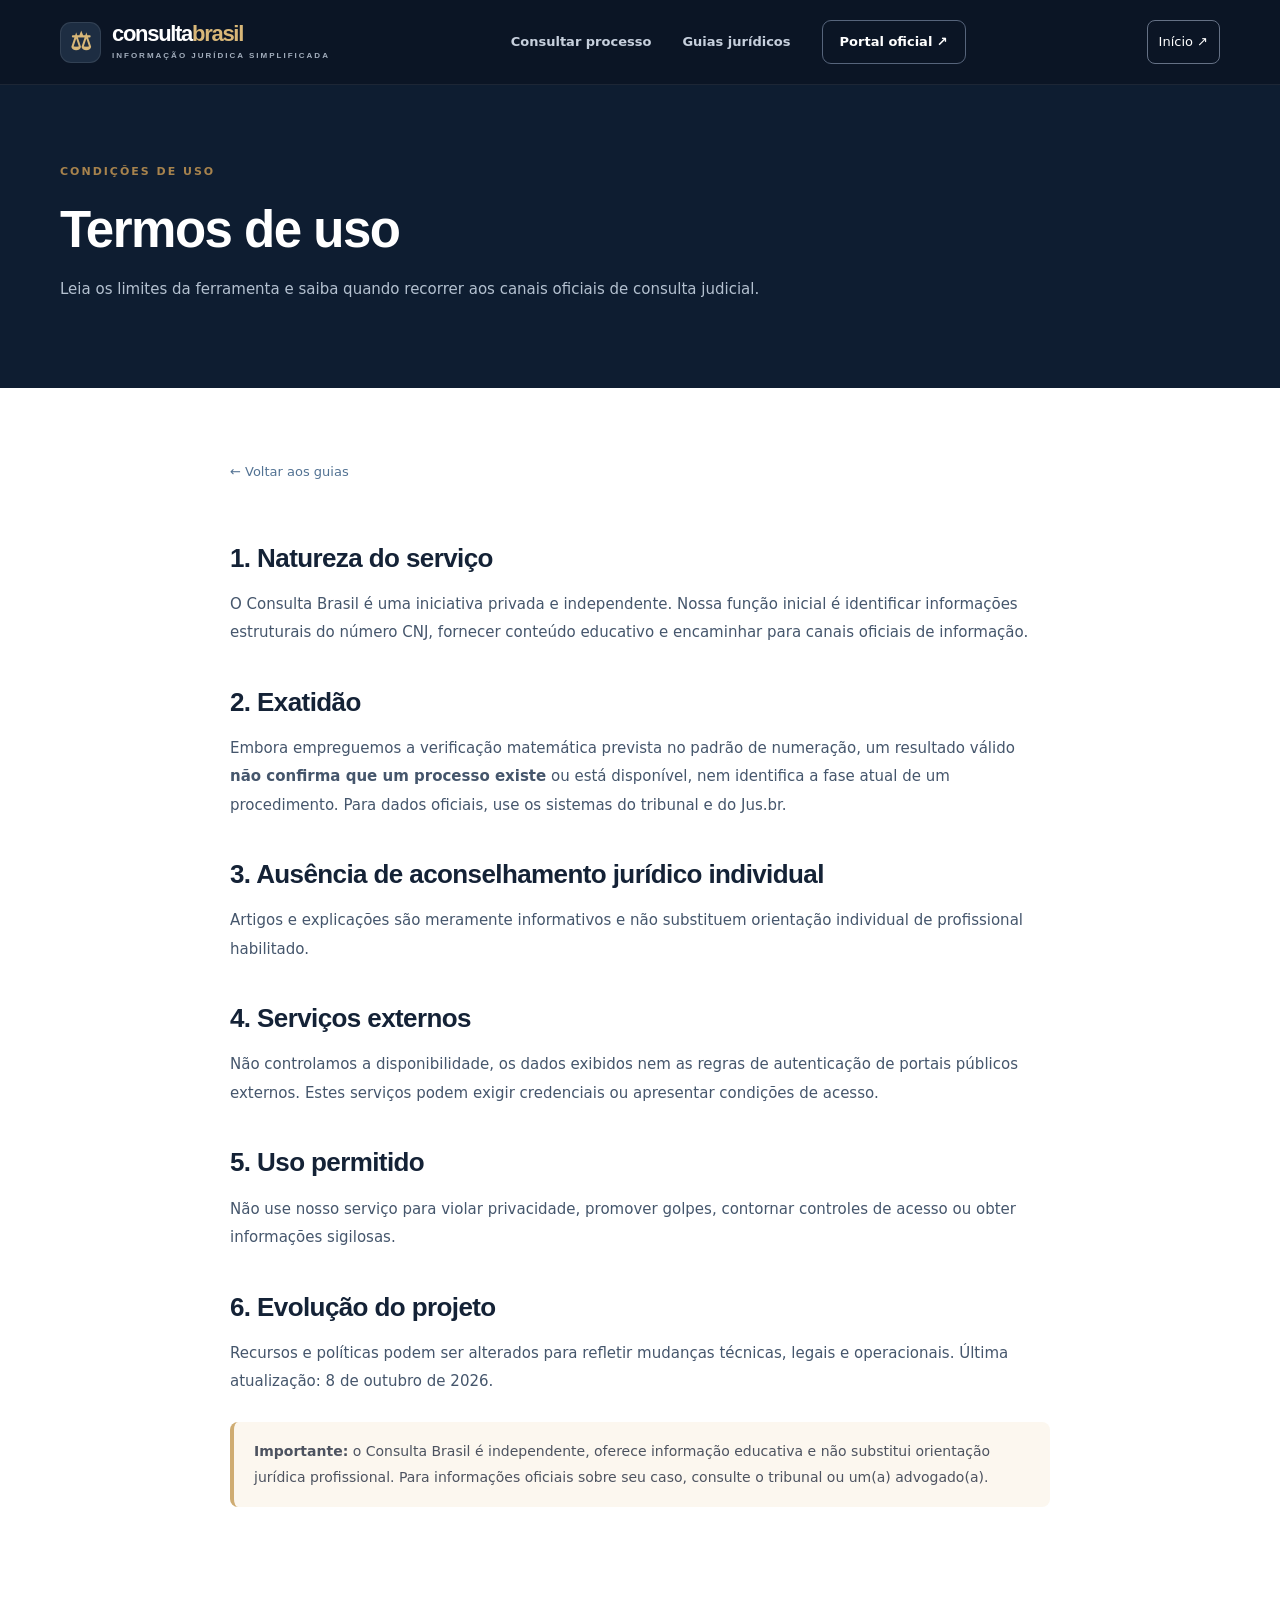
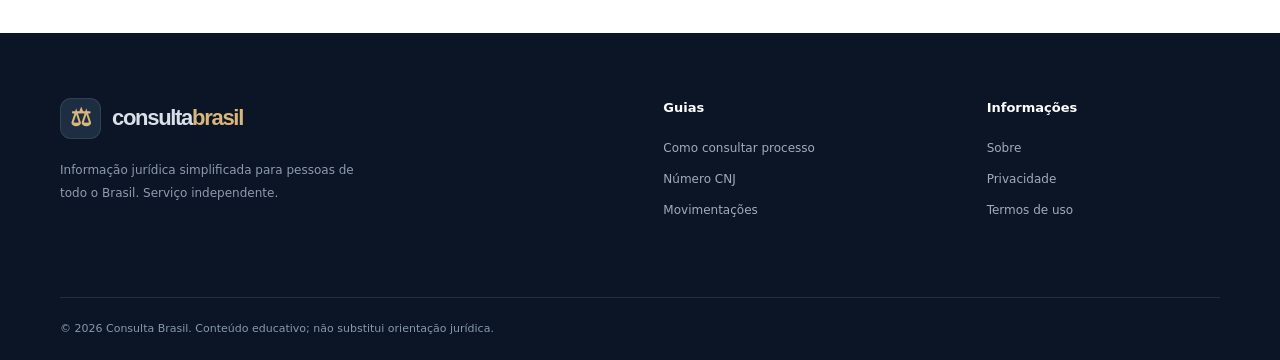
<file: termos.html>
<!DOCTYPE html>
<html lang="pt-BR"><head><meta charset="utf-8"><meta name="viewport" content="width=device-width,initial-scale=1"><meta name="theme-color" content="#0b1425"><meta name="robots" content="index,follow"><meta name="description" content="Termos e limitações de uso da ferramenta de identificação de numeração processual Consulta Brasil."><title>Termos de uso | Consulta Brasil</title><link rel="icon" type="image/svg+xml" href="assets/favicon.svg"><link rel="stylesheet" href="assets/style.css"></head>
<body><a class="skip" href="#principal">Pular para o conteúdo</a><header class="header"><div class="wrap header-inner"><a class="brand" href="index.html"><span class="brand-mark">⚖</span><span>consulta<span class="brand-accent">brasil</span><small>INFORMAÇÃO JURÍDICA SIMPLIFICADA</small></span></a><nav class="nav"><a href="index.html#consulta">Consultar processo</a><a href="index.html#guias">Guias jurídicos</a><a class="nav-cta" href="https://www.jus.br/" target="_blank" rel="noopener noreferrer">Portal oficial ↗</a></nav><a class="menu-toggle" style="display:inline-block;font-size:13px;padding:11px" href="index.html">Início ↗</a></div></header>
<main id="principal"><section class="subhero"><div class="wrap"><span class="kicker">CONDIÇÕES DE USO</span><h1>Termos de uso</h1><p>Leia os limites da ferramenta e saiba quando recorrer aos canais oficiais de consulta judicial.</p></div></section><article class="wrap reading"><a href="index.html#guias" class="back">← Voltar aos guias</a><h2>1. Natureza do serviço</h2><p>O Consulta Brasil é uma iniciativa privada e independente. Nossa função inicial é identificar informações estruturais do número CNJ, fornecer conteúdo educativo e encaminhar para canais oficiais de informação.</p><h2>2. Exatidão</h2><p>Embora empreguemos a verificação matemática prevista no padrão de numeração, um resultado válido <strong>não confirma que um processo existe</strong> ou está disponível, nem identifica a fase atual de um procedimento. Para dados oficiais, use os sistemas do tribunal e do Jus.br.</p><h2>3. Ausência de aconselhamento jurídico individual</h2><p>Artigos e explicações são meramente informativos e não substituem orientação individual de profissional habilitado.</p><h2>4. Serviços externos</h2><p>Não controlamos a disponibilidade, os dados exibidos nem as regras de autenticação de portais públicos externos. Estes serviços podem exigir credenciais ou apresentar condições de acesso.</p><h2>5. Uso permitido</h2><p>Não use nosso serviço para violar privacidade, promover golpes, contornar controles de acesso ou obter informações sigilosas.</p><h2>6. Evolução do projeto</h2><p>Recursos e políticas podem ser alterados para refletir mudanças técnicas, legais e operacionais. Última atualização: 8 de outubro de 2026.</p><p class="notice"><strong>Importante:</strong> o Consulta Brasil é independente, oferece informação educativa e não substitui orientação jurídica profissional. Para informações oficiais sobre seu caso, consulte o tribunal ou um(a) advogado(a).</p></article></main>
<footer class="footer"><div class="wrap footer-top"><div class="footer-brand"><a class="brand" href="index.html"><span class="brand-mark">⚖</span><span>consulta<span class="brand-accent">brasil</span></span></a><p>Informação jurídica simplificada para pessoas de todo o Brasil. Serviço independente.</p></div><div><h4>Guias</h4><a href="guias/como-consultar-processo.html">Como consultar processo</a><a href="guias/entenda-numero-cnj.html">Número CNJ</a><a href="guias/movimentacoes-processuais.html">Movimentações</a></div><div><h4>Informações</h4><a href="sobre.html">Sobre</a><a href="privacidade.html">Privacidade</a><a href="termos.html">Termos de uso</a></div></div><div class="wrap footer-bottom"><span>© 2026 Consulta Brasil. Conteúdo educativo; não substitui orientação jurídica.</span></div></footer></body></html>
</file>
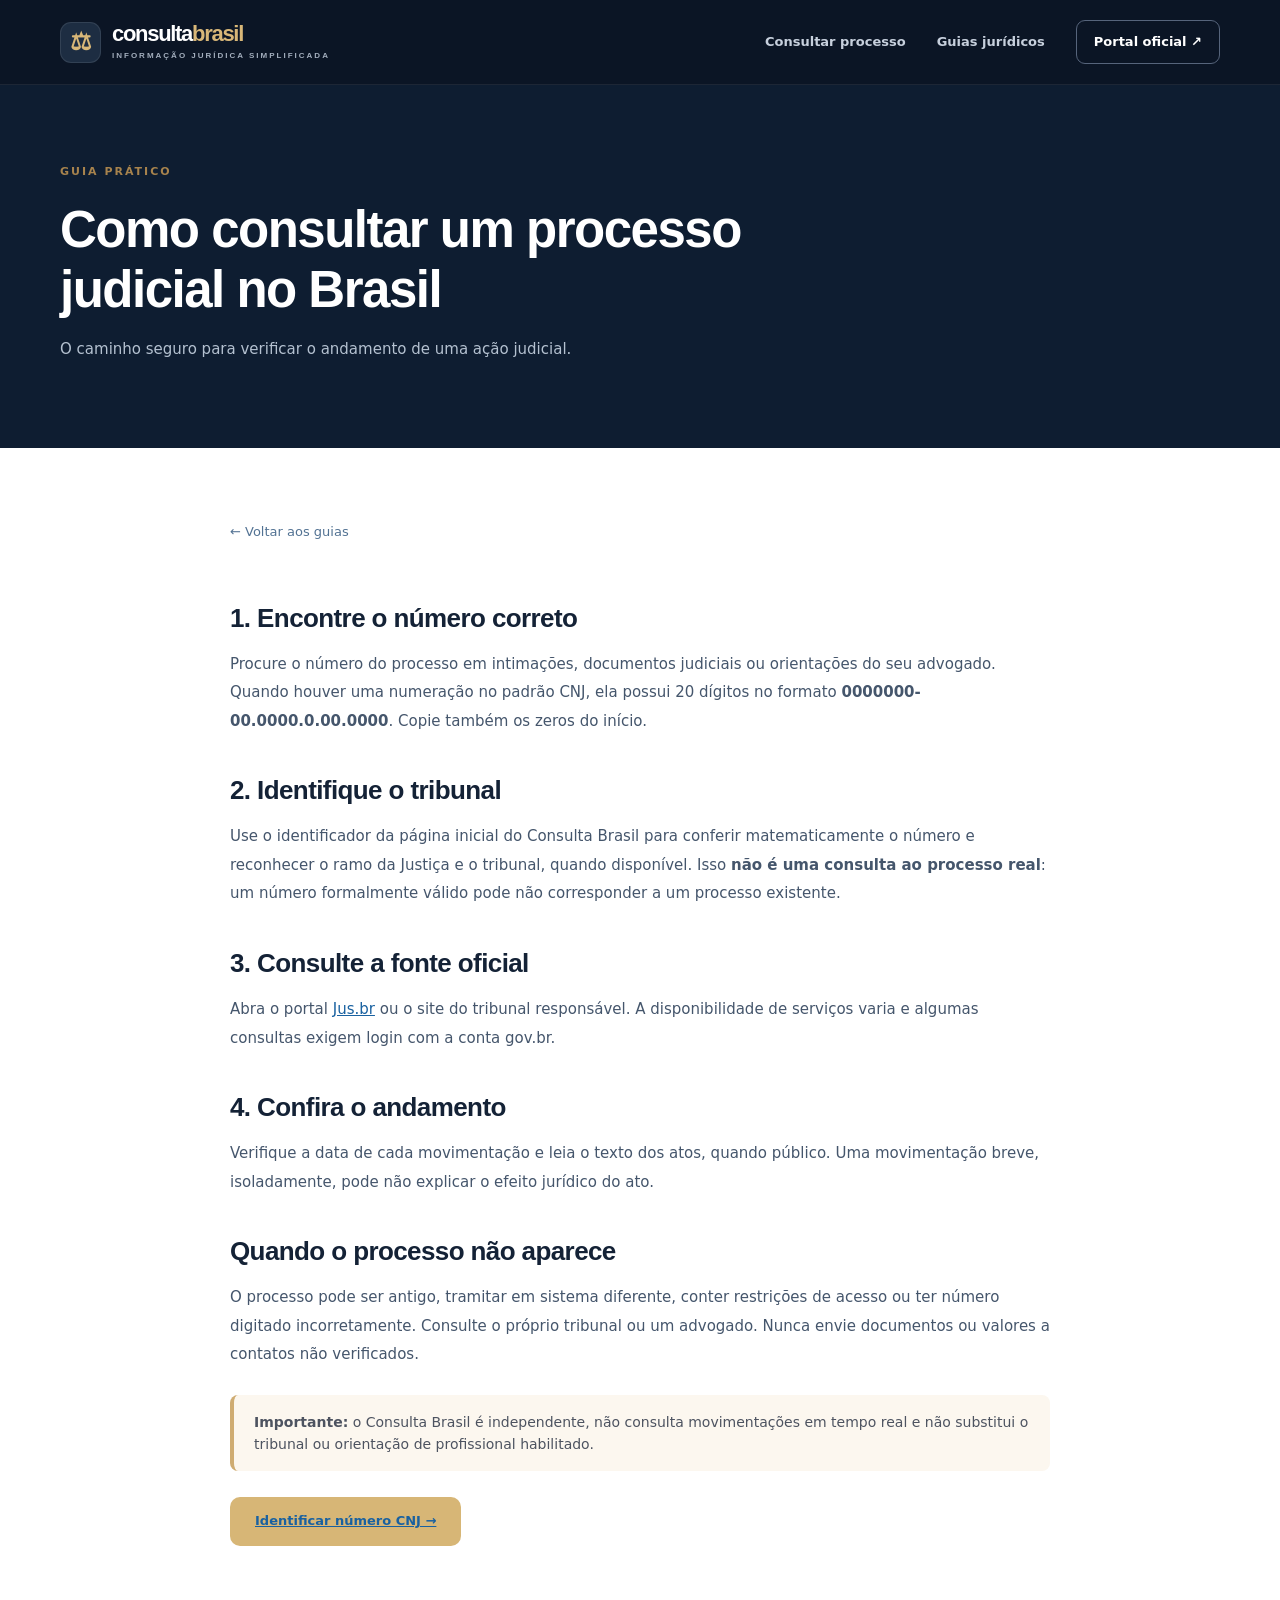
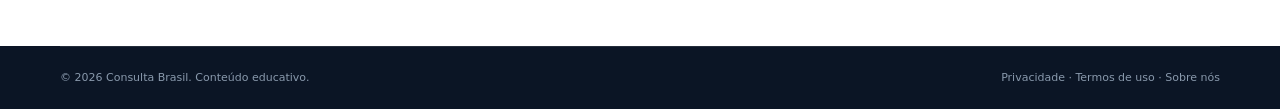
<file: guias/como-consultar-processo.html>
<!DOCTYPE html>
<html lang="pt-BR"><head><meta charset="utf-8"><meta name="viewport" content="width=device-width,initial-scale=1"><meta name="theme-color" content="#0b1425"><meta name="description" content="O caminho seguro para verificar o andamento de uma ação judicial."><title>Como consultar um processo judicial no Brasil | Consulta Brasil</title><link rel="icon" href="../assets/favicon.svg" type="image/svg+xml"><link rel="stylesheet" href="../assets/style.css"><script src="../assets/app.js" defer></script></head>
<body><a class="skip" href="#principal">Pular para o conteúdo</a><header class="header"><div class="wrap header-inner"><a class="brand" href="../"><span class="brand-mark">⚖</span><span>consulta<span class="brand-accent">brasil</span><small>INFORMAÇÃO JURÍDICA SIMPLIFICADA</small></span></a><nav class="nav"><a href="../#consulta">Consultar processo</a><a href="../#guias">Guias jurídicos</a><a class="nav-cta" href="https://www.jus.br/" target="_blank" rel="noopener noreferrer">Portal oficial ↗</a></nav><button class="menu-toggle" id="mobile-menu" aria-controls="mobile-nav" aria-expanded="false" aria-label="Abrir menu">☰</button></div><nav id="mobile-nav" class="mobile-nav wrap" hidden><a href="../#consulta">Consultar processo</a><a href="../#guias">Guias jurídicos</a><a href="https://www.jus.br/" target="_blank" rel="noopener noreferrer">Portal oficial ↗</a></nav></header>
<main id="principal"><section class="subhero"><div class="wrap"><span class="kicker">GUIA PRÁTICO</span><h1>Como consultar um processo judicial no Brasil</h1><p>O caminho seguro para verificar o andamento de uma ação judicial.</p></div></section><article class="wrap reading"><a class="back" href="../#guias">← Voltar aos guias</a><h2>1. Encontre o número correto</h2><p>Procure o número do processo em intimações, documentos judiciais ou orientações do seu advogado. Quando houver uma numeração no padrão CNJ, ela possui 20 dígitos no formato <strong>0000000-00.0000.0.00.0000</strong>. Copie também os zeros do início.</p>
<h2>2. Identifique o tribunal</h2><p>Use o identificador da página inicial do Consulta Brasil para conferir matematicamente o número e reconhecer o ramo da Justiça e o tribunal, quando disponível. Isso <strong>não é uma consulta ao processo real</strong>: um número formalmente válido pode não corresponder a um processo existente.</p>
<h2>3. Consulte a fonte oficial</h2><p>Abra o portal <a href="https://www.jus.br/" target="_blank" rel="noopener noreferrer">Jus.br</a> ou o site do tribunal responsável. A disponibilidade de serviços varia e algumas consultas exigem login com a conta gov.br.</p>
<h2>4. Confira o andamento</h2><p>Verifique a data de cada movimentação e leia o texto dos atos, quando público. Uma movimentação breve, isoladamente, pode não explicar o efeito jurídico do ato.</p>
<h2>Quando o processo não aparece</h2><p>O processo pode ser antigo, tramitar em sistema diferente, conter restrições de acesso ou ter número digitado incorretamente. Consulte o próprio tribunal ou um advogado. Nunca envie documentos ou valores a contatos não verificados.</p><div class="notice"><strong>Importante:</strong> o Consulta Brasil é independente, não consulta movimentações em tempo real e não substitui o tribunal ou orientação de profissional habilitado.</div><a href="../#consulta" class="primary">Identificar número CNJ →</a></article></main>
<footer class="footer"><div class="wrap footer-bottom"><span>© <span id="year">2026</span> Consulta Brasil. Conteúdo educativo.</span><span><a href="../privacidade.html">Privacidade</a> · <a href="../termos.html">Termos de uso</a> · <a href="../sobre.html">Sobre nós</a></span></div></footer></body></html>
</file>
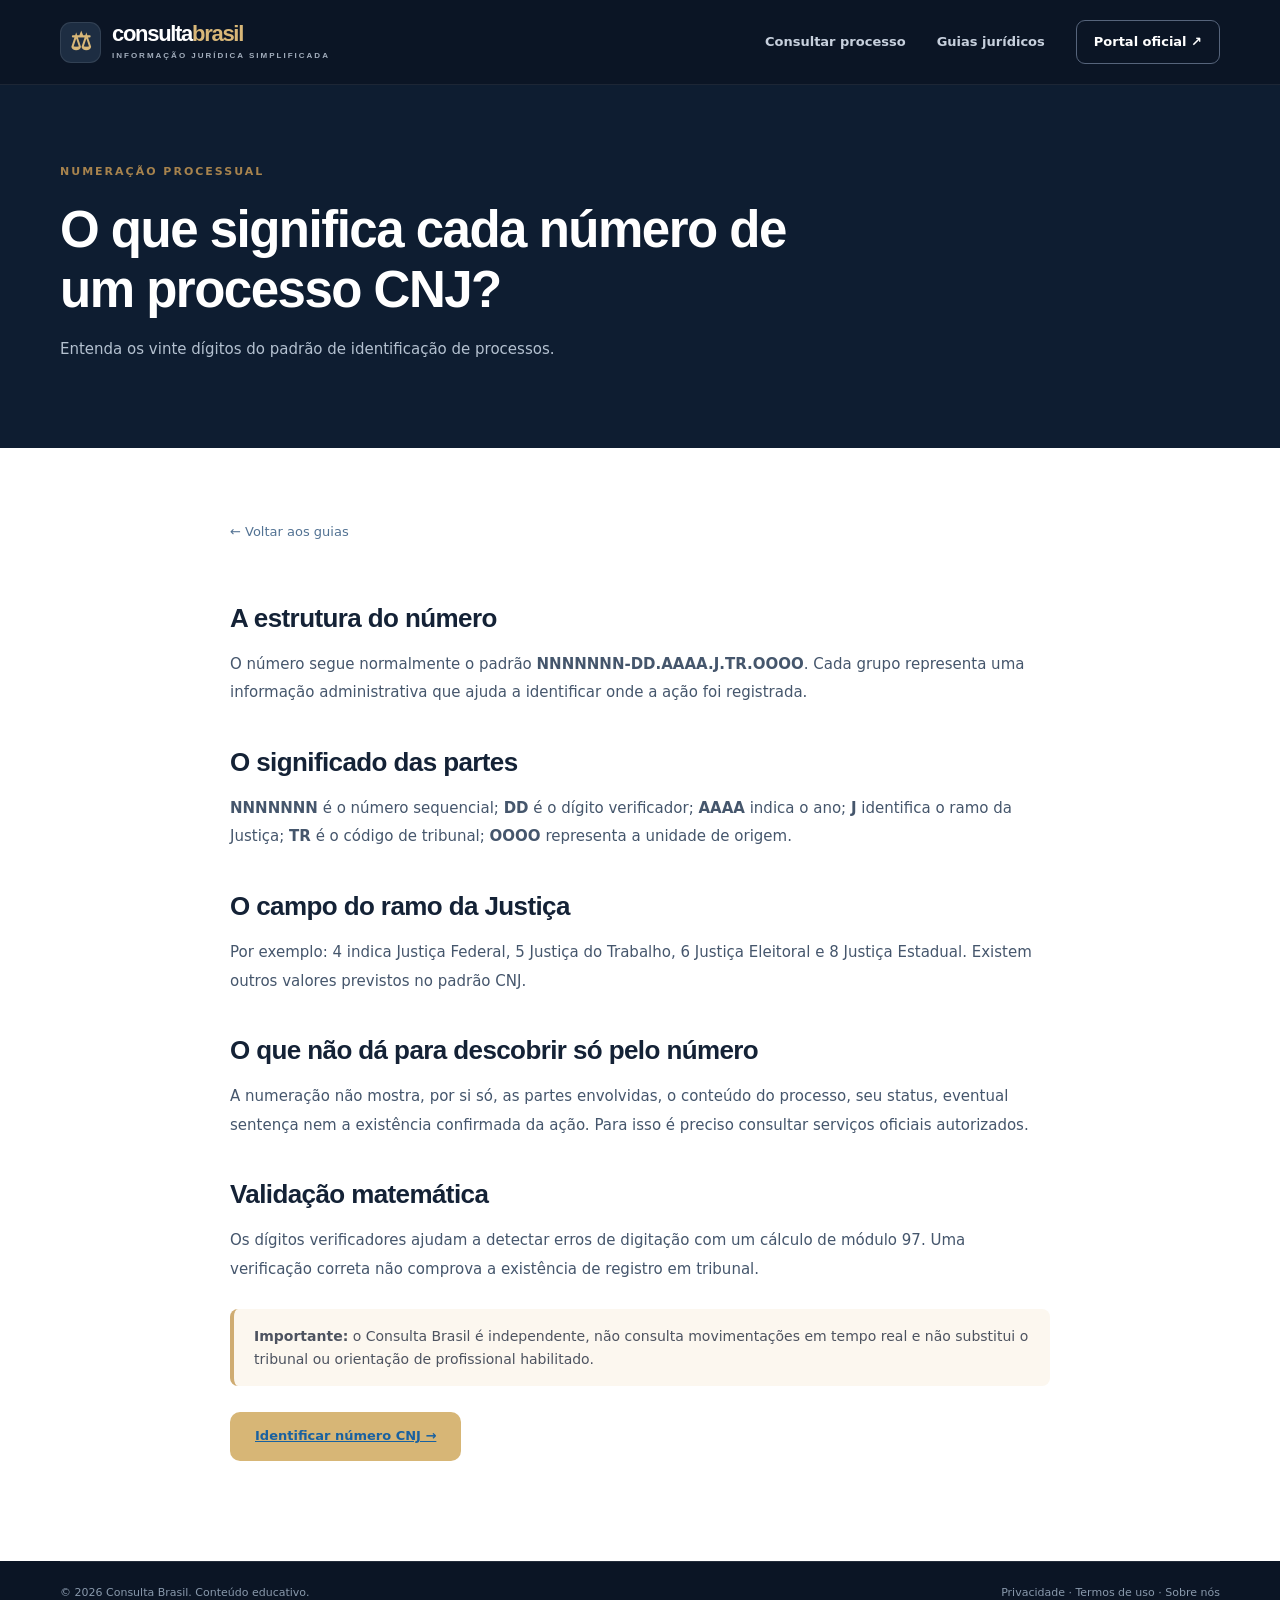
<file: guias/entenda-numero-cnj.html>
<!DOCTYPE html>
<html lang="pt-BR"><head><meta charset="utf-8"><meta name="viewport" content="width=device-width,initial-scale=1"><meta name="theme-color" content="#0b1425"><meta name="description" content="Entenda os vinte dígitos do padrão de identificação de processos."><title>O que significa cada número de um processo CNJ? | Consulta Brasil</title><link rel="icon" href="../assets/favicon.svg" type="image/svg+xml"><link rel="stylesheet" href="../assets/style.css"><script src="../assets/app.js" defer></script></head>
<body><a class="skip" href="#principal">Pular para o conteúdo</a><header class="header"><div class="wrap header-inner"><a class="brand" href="../"><span class="brand-mark">⚖</span><span>consulta<span class="brand-accent">brasil</span><small>INFORMAÇÃO JURÍDICA SIMPLIFICADA</small></span></a><nav class="nav"><a href="../#consulta">Consultar processo</a><a href="../#guias">Guias jurídicos</a><a class="nav-cta" href="https://www.jus.br/" target="_blank" rel="noopener noreferrer">Portal oficial ↗</a></nav><button class="menu-toggle" id="mobile-menu" aria-controls="mobile-nav" aria-expanded="false" aria-label="Abrir menu">☰</button></div><nav id="mobile-nav" class="mobile-nav wrap" hidden><a href="../#consulta">Consultar processo</a><a href="../#guias">Guias jurídicos</a><a href="https://www.jus.br/" target="_blank" rel="noopener noreferrer">Portal oficial ↗</a></nav></header>
<main id="principal"><section class="subhero"><div class="wrap"><span class="kicker">NUMERAÇÃO PROCESSUAL</span><h1>O que significa cada número de um processo CNJ?</h1><p>Entenda os vinte dígitos do padrão de identificação de processos.</p></div></section><article class="wrap reading"><a class="back" href="../#guias">← Voltar aos guias</a><h2>A estrutura do número</h2><p>O número segue normalmente o padrão <strong>NNNNNNN-DD.AAAA.J.TR.OOOO</strong>. Cada grupo representa uma informação administrativa que ajuda a identificar onde a ação foi registrada.</p>
<h2>O significado das partes</h2><p><strong>NNNNNNN</strong> é o número sequencial; <strong>DD</strong> é o dígito verificador; <strong>AAAA</strong> indica o ano; <strong>J</strong> identifica o ramo da Justiça; <strong>TR</strong> é o código de tribunal; <strong>OOOO</strong> representa a unidade de origem.</p>
<h2>O campo do ramo da Justiça</h2><p>Por exemplo: 4 indica Justiça Federal, 5 Justiça do Trabalho, 6 Justiça Eleitoral e 8 Justiça Estadual. Existem outros valores previstos no padrão CNJ.</p>
<h2>O que não dá para descobrir só pelo número</h2><p>A numeração não mostra, por si só, as partes envolvidas, o conteúdo do processo, seu status, eventual sentença nem a existência confirmada da ação. Para isso é preciso consultar serviços oficiais autorizados.</p>
<h2>Validação matemática</h2><p>Os dígitos verificadores ajudam a detectar erros de digitação com um cálculo de módulo 97. Uma verificação correta não comprova a existência de registro em tribunal.</p><div class="notice"><strong>Importante:</strong> o Consulta Brasil é independente, não consulta movimentações em tempo real e não substitui o tribunal ou orientação de profissional habilitado.</div><a href="../#consulta" class="primary">Identificar número CNJ →</a></article></main>
<footer class="footer"><div class="wrap footer-bottom"><span>© <span id="year">2026</span> Consulta Brasil. Conteúdo educativo.</span><span><a href="../privacidade.html">Privacidade</a> · <a href="../termos.html">Termos de uso</a> · <a href="../sobre.html">Sobre nós</a></span></div></footer></body></html>
</file>
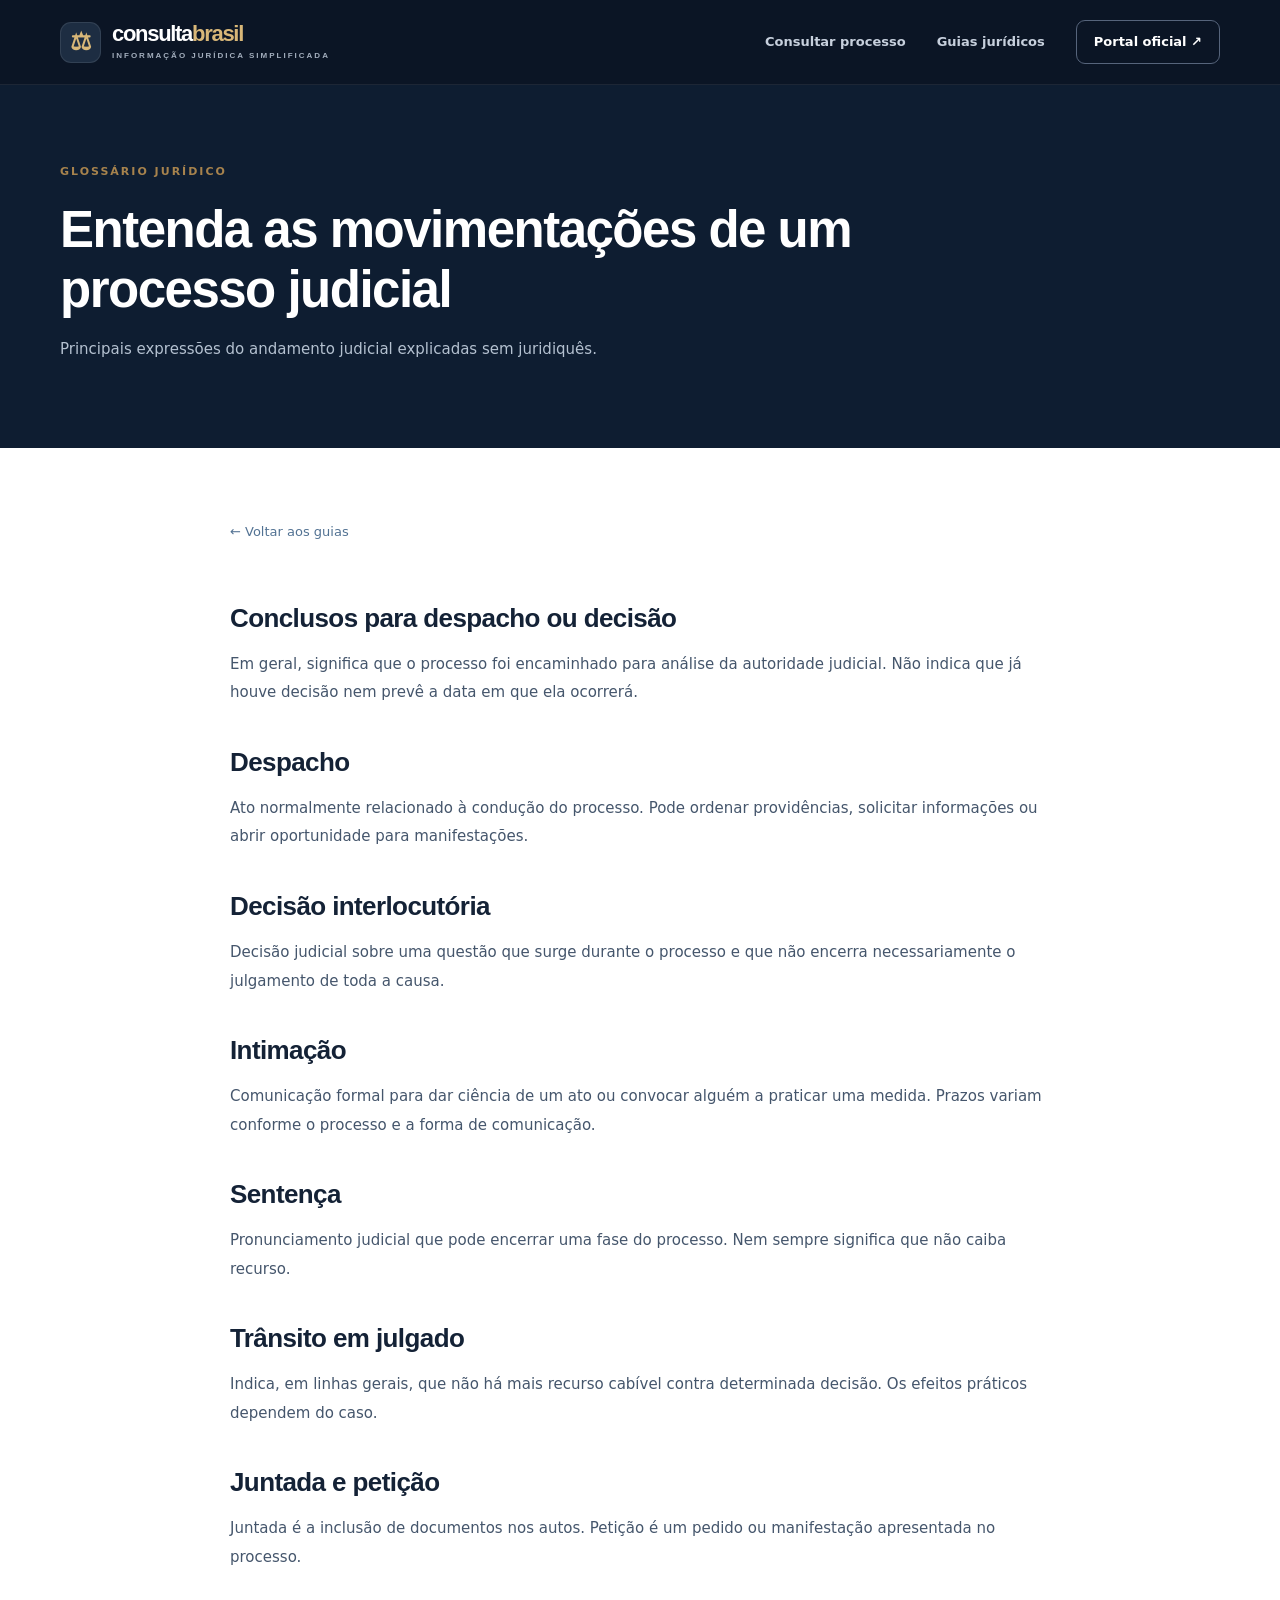
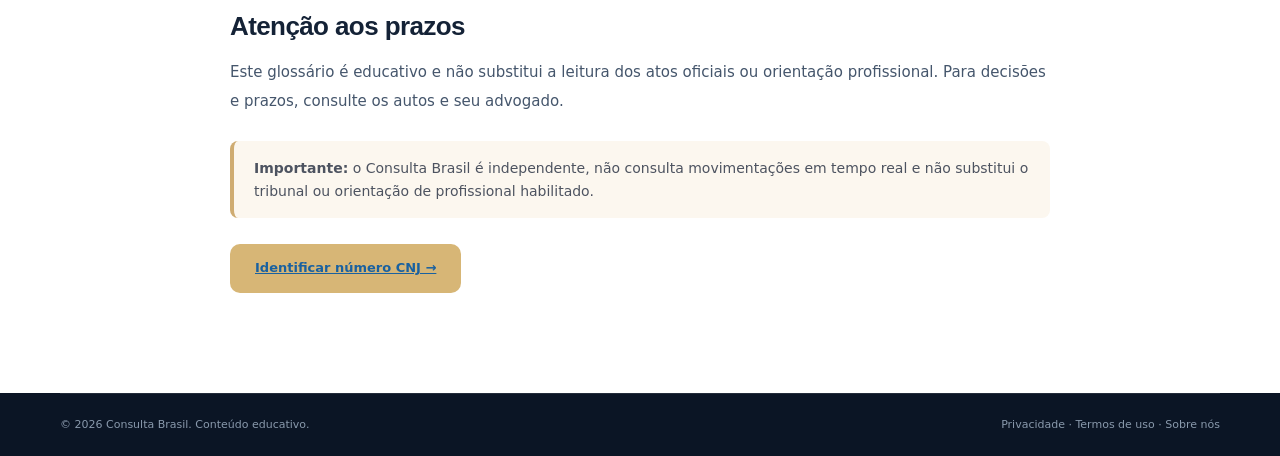
<file: guias/movimentacoes-processuais.html>
<!DOCTYPE html>
<html lang="pt-BR"><head><meta charset="utf-8"><meta name="viewport" content="width=device-width,initial-scale=1"><meta name="theme-color" content="#0b1425"><meta name="description" content="Principais expressões do andamento judicial explicadas sem juridiquês."><title>Entenda as movimentações de um processo judicial | Consulta Brasil</title><link rel="icon" href="../assets/favicon.svg" type="image/svg+xml"><link rel="stylesheet" href="../assets/style.css"><script src="../assets/app.js" defer></script></head>
<body><a class="skip" href="#principal">Pular para o conteúdo</a><header class="header"><div class="wrap header-inner"><a class="brand" href="../"><span class="brand-mark">⚖</span><span>consulta<span class="brand-accent">brasil</span><small>INFORMAÇÃO JURÍDICA SIMPLIFICADA</small></span></a><nav class="nav"><a href="../#consulta">Consultar processo</a><a href="../#guias">Guias jurídicos</a><a class="nav-cta" href="https://www.jus.br/" target="_blank" rel="noopener noreferrer">Portal oficial ↗</a></nav><button class="menu-toggle" id="mobile-menu" aria-controls="mobile-nav" aria-expanded="false" aria-label="Abrir menu">☰</button></div><nav id="mobile-nav" class="mobile-nav wrap" hidden><a href="../#consulta">Consultar processo</a><a href="../#guias">Guias jurídicos</a><a href="https://www.jus.br/" target="_blank" rel="noopener noreferrer">Portal oficial ↗</a></nav></header>
<main id="principal"><section class="subhero"><div class="wrap"><span class="kicker">GLOSSÁRIO JURÍDICO</span><h1>Entenda as movimentações de um processo judicial</h1><p>Principais expressões do andamento judicial explicadas sem juridiquês.</p></div></section><article class="wrap reading"><a class="back" href="../#guias">← Voltar aos guias</a><h2>Conclusos para despacho ou decisão</h2><p>Em geral, significa que o processo foi encaminhado para análise da autoridade judicial. Não indica que já houve decisão nem prevê a data em que ela ocorrerá.</p>
<h2>Despacho</h2><p>Ato normalmente relacionado à condução do processo. Pode ordenar providências, solicitar informações ou abrir oportunidade para manifestações.</p>
<h2>Decisão interlocutória</h2><p>Decisão judicial sobre uma questão que surge durante o processo e que não encerra necessariamente o julgamento de toda a causa.</p>
<h2>Intimação</h2><p>Comunicação formal para dar ciência de um ato ou convocar alguém a praticar uma medida. Prazos variam conforme o processo e a forma de comunicação.</p>
<h2>Sentença</h2><p>Pronunciamento judicial que pode encerrar uma fase do processo. Nem sempre significa que não caiba recurso.</p>
<h2>Trânsito em julgado</h2><p>Indica, em linhas gerais, que não há mais recurso cabível contra determinada decisão. Os efeitos práticos dependem do caso.</p>
<h2>Juntada e petição</h2><p>Juntada é a inclusão de documentos nos autos. Petição é um pedido ou manifestação apresentada no processo.</p>
<h2>Atenção aos prazos</h2><p>Este glossário é educativo e não substitui a leitura dos atos oficiais ou orientação profissional. Para decisões e prazos, consulte os autos e seu advogado.</p><div class="notice"><strong>Importante:</strong> o Consulta Brasil é independente, não consulta movimentações em tempo real e não substitui o tribunal ou orientação de profissional habilitado.</div><a href="../#consulta" class="primary">Identificar número CNJ →</a></article></main>
<footer class="footer"><div class="wrap footer-bottom"><span>© <span id="year">2026</span> Consulta Brasil. Conteúdo educativo.</span><span><a href="../privacidade.html">Privacidade</a> · <a href="../termos.html">Termos de uso</a> · <a href="../sobre.html">Sobre nós</a></span></div></footer></body></html>
</file>
<file: assets/style.css>
:root{--ink:#142236;--muted:#687486;--dark:#0b1525;--dark2:#101e34;--gold:#d8b778;--bg:#f8fafc;--line:#e5eaf0;--blue:#1a4f9d;--radius:18px}
*{box-sizing:border-box}html{scroll-behavior:smooth}body{margin:0;font-family:'DM Sans',system-ui,-apple-system,sans-serif;background:#fff;color:var(--ink);line-height:1.6}a{text-decoration:none;color:inherit}button,input{font:inherit}button{cursor:pointer}button:focus-visible,a:focus-visible,input:focus-visible,summary:focus-visible{outline:3px solid #9bc6ff;outline-offset:3px}h1,h2,h3,h4,p{margin-top:0}.wrap{width:min(1160px,calc(100% - 44px));margin-inline:auto}.skip{position:absolute;top:-100px;left:10px;background:white;padding:10px;z-index:999}.skip:focus{top:10px}[hidden]{display:none!important}
.header{height:auto;min-height:84px;background:#0b1525;border-bottom:1px solid #ffffff13;color:white;position:relative;z-index:10}.header-inner{display:flex;align-items:center;justify-content:space-between;min-height:84px}.brand{display:inline-flex;align-items:center;gap:11px;font-family:'Manrope',sans-serif;font-size:22px;font-weight:800;letter-spacing:-1.3px;line-height:1}.brand-mark{width:41px;height:41px;background:#1d2d42;color:var(--gold);display:grid;place-items:center;border:1px solid #ffffff18;border-radius:11px;font-size:24px}.brand-mark svg{width:28px}.brand-accent{color:var(--gold)}.brand small{display:block;font:600 8px/1.5 'Manrope',sans-serif;letter-spacing:2px;color:#a3aebd;margin-top:5px}.nav{display:flex;align-items:center;gap:31px;font-size:13px;color:#c7d0dd;font-weight:600}.nav>a:hover,.mobile-nav>a:hover{color:white}.nav .nav-cta{border:1px solid #56647b;padding:11px 17px;border-radius:9px;color:white}.nav .nav-cta span{color:var(--gold)}.menu-toggle{display:none;background:none;border:1px solid #657185;color:white;border-radius:8px;padding:5px 10px;font-size:24px}.mobile-nav{padding-bottom:20px}.mobile-nav a{display:block;color:#e7edf4;padding:12px;border-bottom:1px solid #ffffff18}
.hero{position:relative;background:radial-gradient(ellipse 58% 65% at 40% 50%,#172d4b 0%,transparent 80%),linear-gradient(135deg,#0c192b 3%,#0b1525 80%);overflow:hidden;padding:95px 0 100px;color:white}.ambient{position:absolute;border:1px solid #ffffff0b;border-radius:50%;pointer-events:none}.ambient-one{width:680px;height:680px;top:-300px;right:-170px}.ambient-two{width:560px;height:560px;bottom:-350px;left:-140px}.hero-grid{display:grid;grid-template-columns:1fr 460px;gap:62px;align-items:center;position:relative}.eyebrow,.kicker{font-weight:800;letter-spacing:2px;font-size:11px;color:#a7834d}.eyebrow{display:inline-flex;align-items:center;gap:9px;letter-spacing:1.5px;color:#e1c793;margin-bottom:23px}.dot{width:7px;height:7px;border-radius:50%;background:#dcc082;box-shadow:0 0 0 6px #dab77620}.hero h1{font:800 clamp(38px,5.2vw,66px)/1.15 'Manrope',sans-serif;letter-spacing:-2.5px;margin:0 0 22px}.hero h1 em{font-style:normal;color:#dab97b}.hero-copy>p{color:#b1bfd0;max-width:520px;font-size:17px;line-height:1.9}.hero-trust{display:flex;gap:19px;flex-wrap:wrap;color:#c8d4dd;margin-top:35px;font-weight:700;font-size:12px}.hero-trust span::first-letter{color:#e0c180}.search-card{background:#fff;color:var(--ink);padding:31px 29px 21px;border-radius:19px;box-shadow:0 27px 58px #0000004d}.card-top{display:flex;align-items:center;gap:14px;margin-bottom:32px}.circle-icon{display:grid;place-items:center;width:50px;height:50px;border-radius:13px;background:#eef3fa;color:#1d4c83;font-size:39px;font-family:Georgia,serif;line-height:1}.card-top h2{font:800 20px/1.25 'Manrope',sans-serif;letter-spacing:-.6px;margin-bottom:5px}.card-top p{font-size:13px;color:var(--muted);margin:0}.search-card label{display:block;font-weight:800;font-size:12px;margin-bottom:10px}.input-shell{display:flex;align-items:center;border:1px solid #dae1e9;border-radius:10px;overflow:hidden;transition:.2s}.input-shell:focus-within{border-color:#3e7bcb;box-shadow:0 0 0 3px #2069b51a}.input-shell input{border:0;padding:16px 13px;width:100%;min-width:0;outline:none!important;letter-spacing:.5px;color:#162940;font-weight:700;font-size:14px}.input-shell input::placeholder{color:#9ca6b4}.clear-btn{border:0;background:transparent;color:#8390a2;padding:8px 15px;font-size:22px}.input-help{font-size:11px;color:#7f8b9a;margin:9px 0 22px}.error{background:#fff0f0;border:1px solid #ffbaba;color:#a72c2c;padding:11px 13px;border-radius:8px;font-size:12px;margin-bottom:12px}.primary{display:inline-flex;align-items:center;justify-content:center;gap:17px;padding:14px 25px;border:0;border-radius:10px;background:#d7b676;color:#122136;font-size:13px;font-weight:800;min-height:48px;transition:filter .2s,transform .2s}.primary:hover{filter:brightness(1.07);transform:translateY(-1px)}.primary.full{width:100%}.search-foot{border-top:1px solid #ebeff4;display:flex;gap:8px;align-items:flex-start;margin-top:25px;padding-top:17px;color:#738193;font-size:10px;line-height:1.5}.search-foot span:first-child{color:#4d8066;font-size:17px;margin-top:-4px}
.result-area{padding-top:32px;scroll-margin-top:20px}.result-panel{padding:30px;border:1px solid #dae5ee;box-shadow:0 10px 25px #1e3c5910;border-radius:18px;background:#f9fbff}.result-intro{display:flex;justify-content:space-between;align-items:start;gap:12px}.result-intro h2{font:800 26px 'Manrope',sans-serif;letter-spacing:-.7px;margin:5px 0 4px}.result-intro p{color:var(--muted);font-size:13px}.result-pill{white-space:nowrap;color:#236149;background:#e4f5e9;border-radius:50px;padding:8px 12px;font-size:11px;font-weight:800}.result-grid{display:grid;grid-template-columns:repeat(2,1fr);gap:15px;padding:23px 0}.result-grid>div{padding:15px;border:1px solid #e1e8f0;border-radius:10px;background:white}.result-label{display:block;color:var(--muted);font-size:11px;margin-bottom:7px}.result-grid strong{font-size:14px;overflow-wrap:anywhere}.result-actions{display:flex;gap:12px;flex-wrap:wrap}.secondary{border:1px solid #aebacc;background:#fff;border-radius:10px;color:var(--ink);padding:14px 22px;font-size:13px;font-weight:800}.result-warning{margin:16px 0 0;color:#617184;font-size:12px;line-height:1.7}.metrics{background:#f4f6fa;border-bottom:1px solid var(--line)}.metric-grid{display:grid;grid-template-columns:repeat(3,1fr);padding:32px 0}.metric-grid>div{padding:0 30px;border-right:1px solid #dbe1e9}.metric-grid>div:first-child{padding-left:0}.metric-grid>div:last-child{border:0}.metric-grid strong{display:block;font:800 21px 'Manrope',sans-serif;letter-spacing:-.5px}.metric-grid span{color:#798598;font-size:12px}
.section{padding-top:95px;padding-bottom:95px}.section-heading{margin-bottom:42px}.section-heading.center{text-align:center}.section-heading h2,.explain h2,.end-banner h2{font:800 clamp(28px,3vw,39px)/1.22 'Manrope',sans-serif;letter-spacing:-1.3px;margin:11px 0 15px}.section-heading p{color:var(--muted);font-size:15px;margin:0}.steps{display:grid;grid-template-columns:repeat(3,1fr);gap:20px}.step{border:1px solid #e7ebf1;border-radius:16px;padding:29px 26px 31px;box-shadow:0 6px 22px #172e4d08;position:relative}.step-no{position:absolute;right:26px;top:19px;color:#e4eaf1;font:800 31px 'Manrope',sans-serif}.step-icon{display:grid;place-items:center;width:53px;height:53px;border-radius:12px;background:#edf3fa;color:#18477b;font-size:28px;margin-bottom:22px}.step h3{font:800 18px 'Manrope',sans-serif;margin-bottom:10px}.step p{font-size:13px;color:#748194;line-height:1.8;margin:0}.explain{background:#0f1e33;color:white;padding:72px 0}.explain-inner{display:grid;grid-template-columns:1fr 1.1fr;gap:75px;align-items:center}.explain h2{max-width:490px}.explain p{color:#b8c3d3;line-height:1.9;font-size:14px;max-width:460px}.text-link{color:#ad8143;font-size:13px;font-weight:800}.explain .text-link{color:#ebc786}.number-diagram{background:linear-gradient(145deg,#213650,#172941);padding:39px 27px;border:1px solid #ffffff19;border-radius:17px;box-shadow:0 22px 38px #0002}.diagram-number{font:800 clamp(14px,1.7vw,20px) 'Manrope',sans-serif;letter-spacing:.5px;white-space:nowrap;text-align:center}.diagram-number span:nth-child(1){color:#a9c9f7}.diagram-number span:nth-child(2){color:#f4d49f}.diagram-number span:nth-child(3){color:#96e2c9}.diagram-number span:nth-child(4){color:#f0b6c2}.diagram-number span:nth-child(5){color:#dbc7ff}.diagram-number span:nth-child(6){color:#fff}.diagram-chips{display:grid;grid-template-columns:repeat(6,1fr);gap:4px;margin-top:19px}.diagram-chips span{font-size:9px;text-align:center;color:#aabacf;overflow-wrap:anywhere}.number-diagram small{display:block;color:#8da1b9;text-align:center;margin-top:35px;font-size:10px}.section-heading.split{display:flex;justify-content:space-between;align-items:end;gap:30px}.split p{max-width:360px;font-size:13px;line-height:1.9}.articles{display:grid;grid-template-columns:repeat(3,1fr);gap:22px}.article{border:1px solid #e8edf2;border-radius:16px;overflow:hidden;transition:box-shadow .2s,transform .2s}.article:hover{transform:translateY(-4px);box-shadow:0 14px 30px #12304c18}.article-picture{height:175px;background:#e3ebf2;position:relative;padding:23px;overflow:hidden}.article-picture.p1{background:linear-gradient(135deg,#213d5d,#678ca9)}.article-picture.p2{background:linear-gradient(135deg,#eee4d6,#d7b88d)}.article-picture.p3{background:linear-gradient(135deg,#314c46,#84a69d)}.article-picture>span:first-child{color:white;font-size:10px;letter-spacing:1.6px;font-weight:800}.article-picture.p2>span:first-child{color:#624821}.illustration{position:absolute;right:30px;bottom:-23px;opacity:.16;font:800 170px 'Manrope',sans-serif;color:white}.article-body{padding:22px}.article-tag{font-size:10px;font-weight:800;letter-spacing:1.4px;color:#a78250}.article-body h3{font:800 18px/1.5 'Manrope',sans-serif;letter-spacing:-.4px;margin:9px 0}.article-body p{font-size:12px;color:var(--muted);line-height:1.9;margin-bottom:17px}.faq{padding-top:0}.faq-list{max-width:800px;margin:auto;border-top:1px solid #e5eaf0}.faq-list details{border-bottom:1px solid #e5eaf0;padding:3px 0}.faq-list summary{cursor:pointer;padding:20px 18px 20px 0;font-size:14px;font-weight:800;list-style:none;display:flex;justify-content:space-between;gap:15px}.faq-list summary::-webkit-details-marker{display:none}.faq-list summary::after{content:'+';color:#c59e5c;font-size:22px}.faq-list details[open] summary::after{content:'−'}.faq-list details p{color:#728094;font-size:13px;line-height:1.9;margin:0 0 22px}.end-banner{background:#d8b77d;padding:48px 0}.end-banner-inner{display:flex;justify-content:space-between;align-items:center;gap:24px}.end-banner .kicker{color:#645039}.end-banner h2{font-size:28px;margin:10px 0}.end-banner p{margin:0;font-size:13px}.primary.light{background:#14263d;color:white;white-space:nowrap}
.footer{background:#0b1525;color:#d9e0e9}.footer-top{padding:65px 0;display:grid;grid-template-columns:2.2fr 1fr 1fr;gap:90px}.footer .brand{font-size:22px}.footer-brand p{font-size:12px;color:#8e9baf;max-width:310px;line-height:1.9;margin-top:20px}.footer h4{font-size:13px;margin:0 0 20px;color:white}.footer-top>div:not(:first-child) a{display:block;color:#a1acba;font-size:12px;margin-bottom:12px}.footer-top a:hover{color:var(--gold)}.footer-bottom{padding:22px 0;border-top:1px solid #ffffff1a;display:flex;justify-content:space-between;gap:20px;color:#8999ac;font-size:11px}.toast{position:fixed;bottom:25px;left:50%;transform:translateX(-50%);background:#173457;color:white;border-radius:10px;padding:14px 21px;box-shadow:0 10px 30px #0004;z-index:30;font-size:13px}
/* Inner pages */.subhero{background:#0e1d31;color:white;padding:72px 0}.subhero h1{font:800 clamp(29px,5vw,51px)/1.18 'Manrope',sans-serif;letter-spacing:-1.5px;max-width:800px;margin:17px 0}.subhero p{color:#b4c1d0;max-width:700px;font-size:15px}.reading{padding-top:70px;padding-bottom:100px;max-width:820px}.reading h2{font:800 26px/1.35 'Manrope',sans-serif;letter-spacing:-.6px;margin:38px 0 14px}.reading h3{font:800 19px 'Manrope',sans-serif;margin:28px 0 12px}.reading p,.reading li{color:#45566c;font-size:15px;line-height:1.9}.reading li{margin-bottom:8px}.reading a{color:#1961a0;text-decoration:underline}.reading .notice{padding:16px 20px;border-left:4px solid #cfac72;background:#fcf7ef;border-radius:8px;font-size:14px;color:#4d5360;margin:26px 0}.reading .back{display:inline-block;margin-bottom:20px;font-size:13px;color:#527293;text-decoration:none}
@media(max-width:980px){.hero-grid{grid-template-columns:1fr 410px;gap:24px}.hero h1{font-size:46px}.nav{gap:14px}.explain-inner{gap:24px}.footer-top{gap:35px}}
@media(max-width:760px){.wrap{width:min(100% - 34px,620px)}.header-inner{min-height:70px}.header{min-height:70px}.brand{font-size:20px}.brand-mark{width:36px;height:36px}.nav{display:none}.menu-toggle{display:block}.hero{padding:68px 0 60px}.hero-grid{grid-template-columns:1fr;gap:35px}.hero h1{font-size:clamp(35px,8vw,53px)}.hero-copy>p{font-size:15px}.hero-trust{gap:12px;font-size:11px;margin-top:20px}.search-card{padding:25px 22px 18px}.metric-grid{grid-template-columns:1fr;gap:22px;padding:30px 0}.metric-grid>div{border:0;border-bottom:1px solid #dfe6ef;padding:0 0 20px}.metric-grid>div:last-child{padding:0;border:0}.section{padding-top:65px;padding-bottom:65px}.steps,.articles{grid-template-columns:1fr}.explain{padding:60px 0}.explain-inner{grid-template-columns:1fr;gap:27px}.diagram-number{font-size:clamp(13px,3.6vw,20px)}.diagram-chips span{font-size:8px}.section-heading.split{display:block}.result-grid{grid-template-columns:1fr}.result-intro{display:block}.result-pill{display:inline-block;margin-top:8px}.result-actions>*{flex:1}.footer-top{grid-template-columns:1fr 1fr;gap:30px}.footer-brand{grid-column:1/-1}.footer-bottom{display:block}.footer-bottom span{display:block;margin-bottom:9px}.end-banner-inner{display:block}.end-banner .primary{margin-top:23px}.section-heading h2{font-size:31px}}
@media(prefers-reduced-motion:reduce){*,*::before,*::after{animation-duration:.01ms!important;transition-duration:.01ms!important;scroll-behavior:auto!important}}
/* Abas de consulta nacional: CPF é somente encaminhamento a portais oficiais. */
.search-tabs{display:grid;grid-template-columns:1fr 1fr;gap:5px;padding:4px;background:#eff3f8;border-radius:10px;margin:-12px 0 22px}
.search-tab{background:transparent;border:0;border-radius:8px;padding:11px 6px;color:#718197;font-size:12px;font-weight:800;white-space:nowrap}
.search-tab.active{color:#142236;background:white;box-shadow:0 2px 9px #1b35501a}
.court-select{display:block;width:100%;padding:13px 12px;border:1px solid #dae1e9;border-radius:9px;background:white;color:#182b45;font-size:13px;font-weight:700;margin-bottom:19px}
.court-select:focus-visible{outline:3px solid #9bc6ff;outline-offset:3px}
.cpf-result{border-radius:12px;padding:17px;margin-top:20px;background:#f0f7f3;border:1px solid #cfe5d6;color:#1d4937}
.cpf-result>strong{font-size:14px}.cpf-result p{font-size:12px;line-height:1.8;margin:7px 0 15px}
.cpf-result .result-actions{gap:8px}.cpf-result .secondary,.cpf-result .primary{font-size:11px;min-height:42px;padding:10px}
.cpf-disclaimer{font-size:11px;color:#748194;line-height:1.7;margin:13px 0 0}

/* V 1.2 — Publicações do DJEN */
.publication-layout{display:grid;grid-template-columns:minmax(0,500px) minmax(0,1fr);gap:44px;align-items:start}
.publication-search{border:1px solid #e5eaf0;box-shadow:0 11px 27px #16253d18}
.notice-inline{font-size:12px;border-left:3px solid #c49e59;background:#fcf7ee;color:#57482e;padding:14px;margin-bottom:24px;border-radius:7px;line-height:1.7}
.publication-search .primary:disabled{cursor:not-allowed;opacity:.55}
.publication-explain h2{font:800 32px/1.3 'Manrope',sans-serif;letter-spacing:-1px}
.publication-explain h3{font:800 18px 'Manrope',sans-serif;margin:26px 0 10px}
.publication-explain p,.publication-explain li{font-size:14px;line-height:1.8;color:#58697e}
.publication-note{padding:18px 20px;background:#eef4fa;border:1px solid #d7e4f1;border-radius:12px;margin:23px 0}
.publication-note strong{font-size:13px;color:#26476c}
.publication-note p{font-size:12px;margin:6px 0 0}
.publication-results{margin-top:35px;scroll-margin-top:20px}
.publication-items{display:grid;grid-template-columns:repeat(2,minmax(0,1fr));gap:15px}
.publication-result{border:1px solid #e2e8f1;border-radius:12px;padding:22px;overflow-wrap:anywhere}
.publication-result p{font-size:12px;color:#546478;line-height:1.7;margin-bottom:8px}
.publication-result strong{color:#172b46}
@media(max-width:790px){.publication-layout{grid-template-columns:1fr;gap:25px}.publication-items{grid-template-columns:1fr}}
</file>
